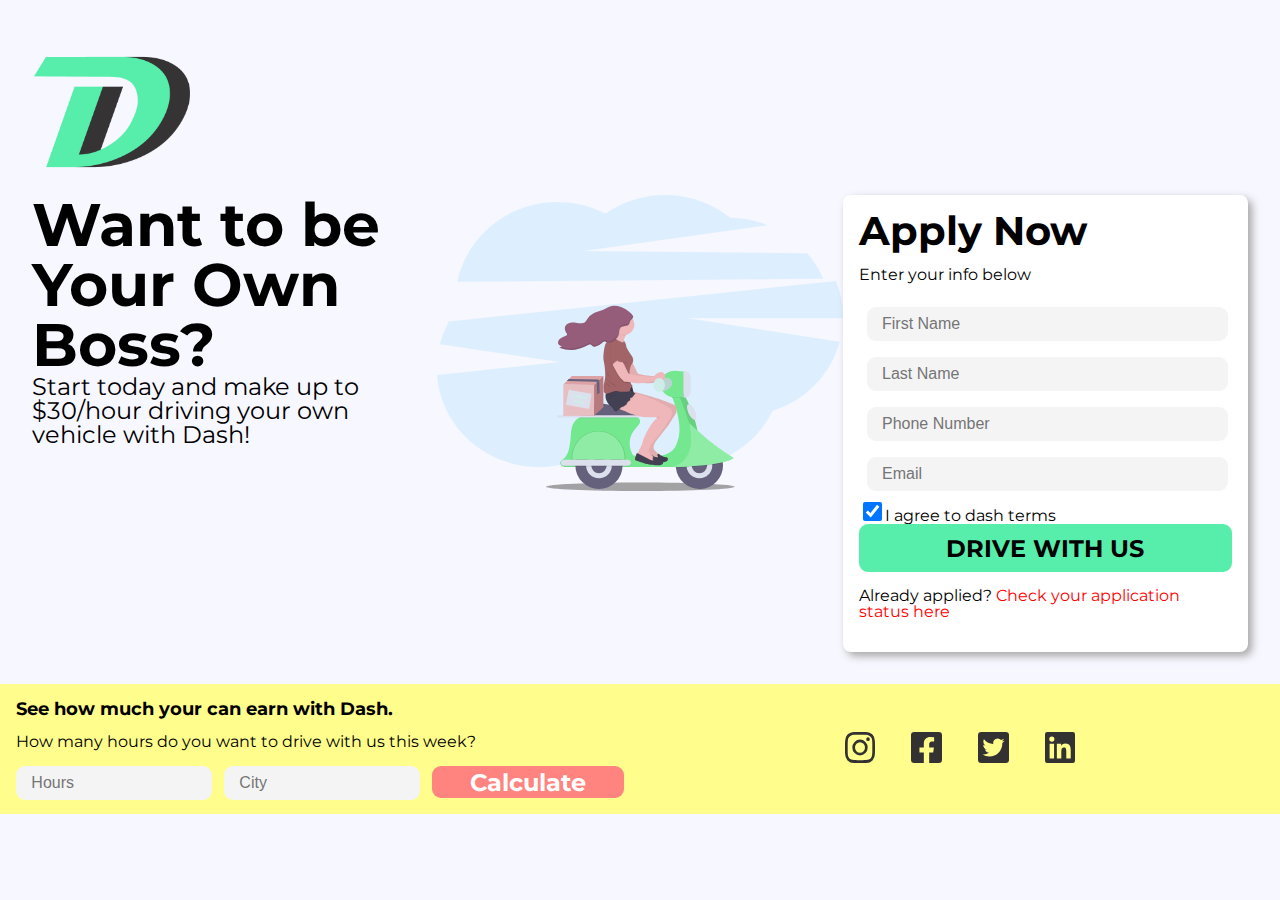
<file: index.html>
<!DOCTYPE html>
<!--Setting language to english-->
<html lang="en">
<head>
    <meta charset="UTF-8">
    <meta name="viewport" content="width=device-width, initial-scale=1.0">
    <meta http-equiv="X-UA-Compatible" content="ie=edge">
    <title>Landing Page</title>
    <link rel="stylesheet" href="style.css">
</head>
<body>
    <div class="main">
        <!--Adding logo to the header-->
        <header class="logo" id="logo">
            <img href="index.html" src="images/logo/logo.png" alt="logo">
        </header>
        <div class="headline">
        <h1>Want to be Your Own Boss?</h1>
        <p class="tagline">
            Start today and make up to $30/hour driving your own vehicle with Dash!
        </p>
        </div>
        <!--Adding background image-->
            <img class="graphic" src="images/bg-image/scooter.svg" alt="scooter">
        <!--Creating sign up form-->
        <form class="sign-up-form">
            <h2>
                Apply Now
            </h2>
            <p>Enter your info below</p>
            <div class="sign-up-form-section">
                <input class="sign-up-form-input" type="text" placeholder="   First Name">
            </div>
            <div class="sign-up-form-section">
                <input class="sign-up-form-input" type="text" placeholder="   Last Name">
            </div>
            <div class="sign-up-form-section">
                <input class="sign-up-form-input" type="phone" placeholder="   Phone Number">
            </div>
            <div class="sign-up-form-section">
                <input class="sign-up-form-input" type="email" placeholder="   Email">
            </div>
            <div>
                <input type="checkbox" name="vehicle" value="Car" checked="unchecked">I agree to dash terms<br>
            </div>
            <button class="drive-with-us" type="submit">DRIVE WITH US</button>
            <p>Already applied? <a href="">Check your application status here</a></p>
        </form>
    </div>
      <footer>
        <div class="bottom" id="bottom">
        <!--Creating calculation form-->
        <form class="calculate-form">
            <h3>
                See how much your can earn with Dash.
            </h3>
            <p>
                How many hours do you want to drive with us this week?
            </p>
            <!--Creating input boxes for the calculation form-->
            <div class="calculate-form-input">
                <input class="calculate-form-input" type="City" placeholder="   City">
                <input class="calculate-form-input" type="hours" placeholder="   Hours">
                <button class="calculate-button" type="CALCULATE">Calculate</button>
            </div>
        </form>
        <!--Creating social media icons with links-->
        <div class="table">
            <div class="social-icons">
                <ul id="social-icon-list">
                    <li><a href="https://instagram.com"><img src="images/icons/instagram.svg" alt="instagram"></li></a>
                    <li><a href="https://facebook.com"><img src="images/icons/facebook.svg" alt="facebook"></li></a>
                    <li><a href="https://twitter.com"><img src="images/icons/twitter.svg" alt="twitter"></li></a>
                    <li><a href="https://linkedin.com"><img src="images/icons/linkedin.svg" alt="linkedin"></li></a>
                </ul>
            </div>
        </div>
    </footer>
</body>
</html>
</file>
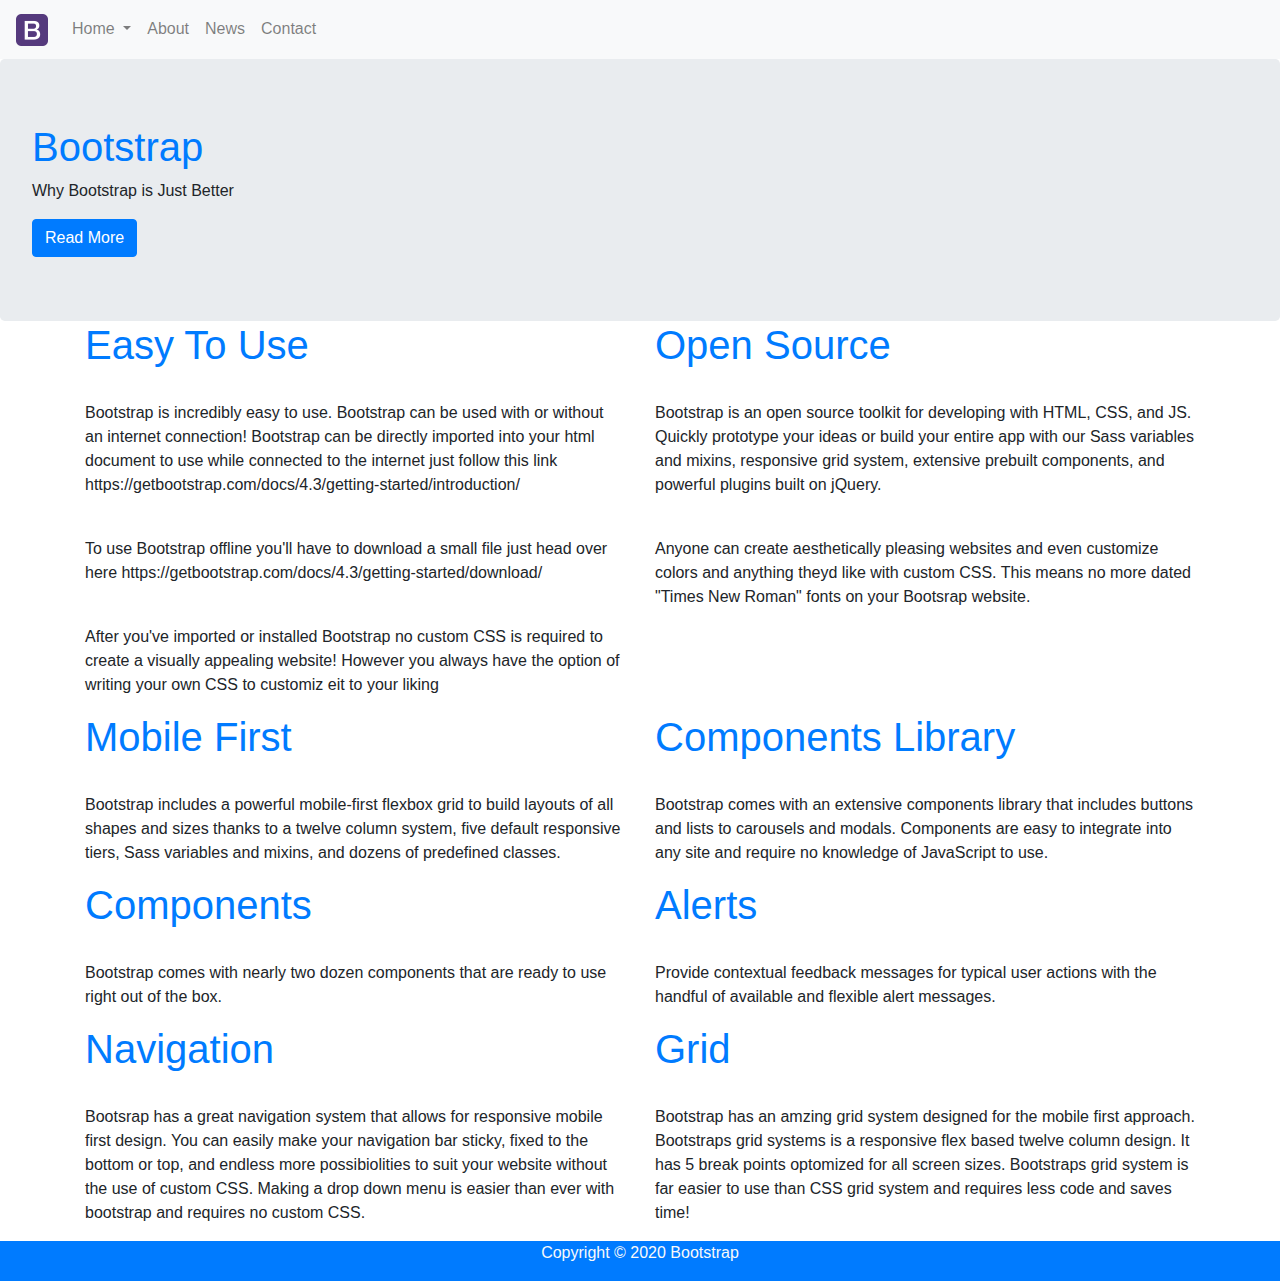
<file: bootstrap-this!-haydenrobertson/index.html>
<!DOCTYPE html>
<html lang="en">
<head>
    <meta charset="UTF-8">
    <meta name="viewport" content="width=device-width, initial-scale=1.0">
    <title>Bootstrap This!</title>
    <!-- Latest compiled and minified CSS -->
    <link rel="stylesheet" href="https://maxcdn.bootstrapcdn.com/bootstrap/4.4.1/css/bootstrap.min.css">

    <!-- jQuery library -->
    <script src="https://ajax.googleapis.com/ajax/libs/jquery/3.4.1/jquery.min.js"></script>

    <!-- Popper JS -->
    <script src="https://cdnjs.cloudflare.com/ajax/libs/popper.js/1.16.0/umd/popper.min.js"></script>

    <!-- Latest compiled JavaScript -->
    <script src="https://maxcdn.bootstrapcdn.com/bootstrap/4.4.1/js/bootstrap.min.js"></script>
</head>
<body>
    <!-- creating a light htemed navigation bar -->
    <nav class="navbar navbar-expand-md navbar-light bg-light sticky-top">
        <!-- creating a dropdown hamburger menu for mobile view https://www.youtube.com/watch?v=L0uNai3XyKQ-->
        <button class="navbar-toggler" data-toggle="collapse" data-target="#collapse_target">
            <span class="navbar-toggler-icon"></span>
        </button>
        <!-- adding logo to navigation bar https://www.youtube.com/watch?v=L0uNai3XyKQ-->
        <a class="navbar-brand"><img src="img/logo.png" style="height: 2rem; width: 2rem;"></a>
        <!-- adding menu items inside dropdown hamburger menu https://www.youtube.com/watch?v=L0uNai3XyKQ -->
        <div class="collapse navbar-collapse" id="collapse_target">
            <ul class="navbar-nav">
                <!-- making list item a drop down menu https://www.youtube.com/watch?v=L0uNai3XyKQ-->
                <li class="nav-item dropdown">
                    <a class="nav-link dropdown-toggle" data-toggle="dropdown" data-target="dropdown_target" href="#">Home
                        <!-- adding dropdown arrow to item https://www.youtube.com/watch?v=L0uNai3XyKQ-->
                        <span class="caret"></span>
                    </a>
                    <!-- adding dropdown items https://www.youtube.com/watch?v=L0uNai3XyKQ-->
                    <div class="dropdown-menu" aria-labelledby="dropdown_target">
                        <a href="#" class="dropdown-item">Bootsrtap</a>
                        <div class="dropdown-divider"></div>
                        <a href="#" class="dropdown-item">Is</a>
                        <div class="dropdown-divider"></div>
                        <a href="#" class="dropdown-item">Awesome</a>
                    </div>
                <!-- adding items to navigation bar -->
                </li>            
                <li class="nav-item">
                    <a class="nav-link" href="#">About</a>
                </li>            
                <li class="nav-item">
                    <a class="nav-link" href="#">News</a>
                </li>            
                <li class="nav-item">
                    <a class="nav-link" href="#">Contact</a>
                </li>
            </ul>
        </div>
    </nav>
    <!-- adding jumbotron to display message -->
    <div class="jumbotron" style="margin-bottom: 0px">
        <!-- adding heading and paragraph -->
        <h1 class="text-primary">Bootstrap</h1>
        <p>Why Bootstrap is Just Better</p>
        <button type="button" class="btn btn-primary">Read More</button>
    </div>
    <!-- creating container for text boxes and grid  -->
    <div class="container">
        <!-- crating wrapper for the columns -->
        <div class="row">
            <!-- creating text box and assigning it within the grid optomized for mobile layout https://www.youtube.com/watch?v=2wy-MnKUbJo -->
            <div class="col-md-6 bg-white">
                <h1 class="text-primary">Easy To Use</h1>
                <br>
                <p>Bootstrap is incredibly easy to use.
                    Bootstrap can be used with or without an internet connection! Bootstrap can be directly imported into your html document to use while connected to the internet just follow this link https://getbootstrap.com/docs/4.3/getting-started/introduction/
                </p>
                <br>
                <p>
                    To use Bootstrap offline you'll have to download a small file just head over here https://getbootstrap.com/docs/4.3/getting-started/download/</p>
                <br>
                <p>After you've imported or installed Bootstrap no custom CSS is required to create a visually appealing website! However you always have the option of writing your own CSS to customiz eit to your liking</p>
            </div>
            <!-- creating text box and assigning it within the grid optomized for mobile layout https://www.youtube.com/watch?v=2wy-MnKUbJo -->
            <div class="col-md-6 bg-white">
                <h1 class="text-primary">Open Source</h1>
                <br>
                <p>Bootstrap is an open source toolkit for developing with HTML, CSS, and JS. Quickly prototype your ideas or build your entire app with our Sass variables and mixins, responsive grid system, extensive prebuilt components, and powerful plugins built on jQuery.</p>
                <br>
                <p>Anyone can create aesthetically pleasing websites and even customize colors and anything theyd like with custom CSS. This means no more dated "Times New Roman" fonts on your Bootsrap website.</p>
            </div>
            <!-- creating text box and assigning it within the grid optomized for mobile layout https://www.youtube.com/watch?v=2wy-MnKUbJo -->
            <div class="col-md-6 bg-white">
                <h1 class="text-primary">Mobile First</h1>
                <br>
                <p>Bootstrap includes a powerful mobile-first flexbox grid to build layouts of all shapes and sizes thanks to a twelve column system, five default responsive tiers, Sass variables and mixins, and dozens of predefined classes. </p>
            </div>
            <!-- creating text box and assigning it within the grid optomized for mobile layout https://www.youtube.com/watch?v=2wy-MnKUbJo -->
            <div class="col-md-6 bg-white">
                <h1 class="text-primary">Components Library</h1>
                <br>
                <p>Bootstrap comes with an extensive components library that includes buttons and lists to carousels and modals. Components are easy to integrate into any site and require no knowledge of JavaScript to use.</p>
            </div>
            <!-- creating text box and assigning it within the grid optomized for mobile layout https://www.youtube.com/watch?v=2wy-MnKUbJo -->
            <div class="col-md-6 bg-white">
                <h1 class="text-primary">Components</h1>
                <br>
                <p>Bootstrap comes with nearly two dozen components that are ready to use right out of the box.</p>
            </div>
            <!-- creating text box and assigning it within the grid optomized for mobile layout https://www.youtube.com/watch?v=2wy-MnKUbJo -->
            <div class="col-md-6 bg-white">
                <h1 class="text-primary">Alerts</h1>
                <br>
                <p>Provide contextual feedback messages for typical user actions with the handful of available and flexible alert messages.</p>
            </div>
            <!-- creating text box and assigning it within the grid optomized for mobile layout https://www.youtube.com/watch?v=2wy-MnKUbJo -->
            <div class="col-md-6 bg-white">
                <h1 class="text-primary">Navigation</h1>
                <br>
                <p>Bootsrap has a great navigation system that allows for responsive mobile first design. You can easily make your navigation bar sticky, fixed to the bottom or top, and endless more possibiolities to suit your website without the use of custom CSS. Making a drop down menu is easier than ever with bootstrap and requires no custom CSS.
                </p>
            </div>
            <!-- creating text box and assigning it within the grid optomized for mobile layout https://www.youtube.com/watch?v=2wy-MnKUbJo -->
            <div class="col-md-6 bg-white">
                <h1 class="text-primary">Grid</h1>
                <br>
                <p>Bootstrap has an amzing grid system designed for the mobile first approach. Bootstraps grid systems is a responsive flex based twelve column design. It has 5 break points optomized for all screen sizes. Bootstraps grid system is far easier to use than CSS grid system and requires less code and saves time! </p>
            </div>
        </div>
    </div>
    <!-- creating footer and giving it a background color-->
    <footer class="bg-primary">
        <!-- creating container for row -->
        <div class="container">
            <!-- creating wrapper for the columns and making and text within align to center-->
            <div class="row text-center">
                <!-- assigning content within the grid -->
                <div class="col-12 text-light">
                    <p>Copyright © 2020 Bootstrap</p>
                </div>
            </div>
        </div>
    </footer>
</body>
</html>
</file>
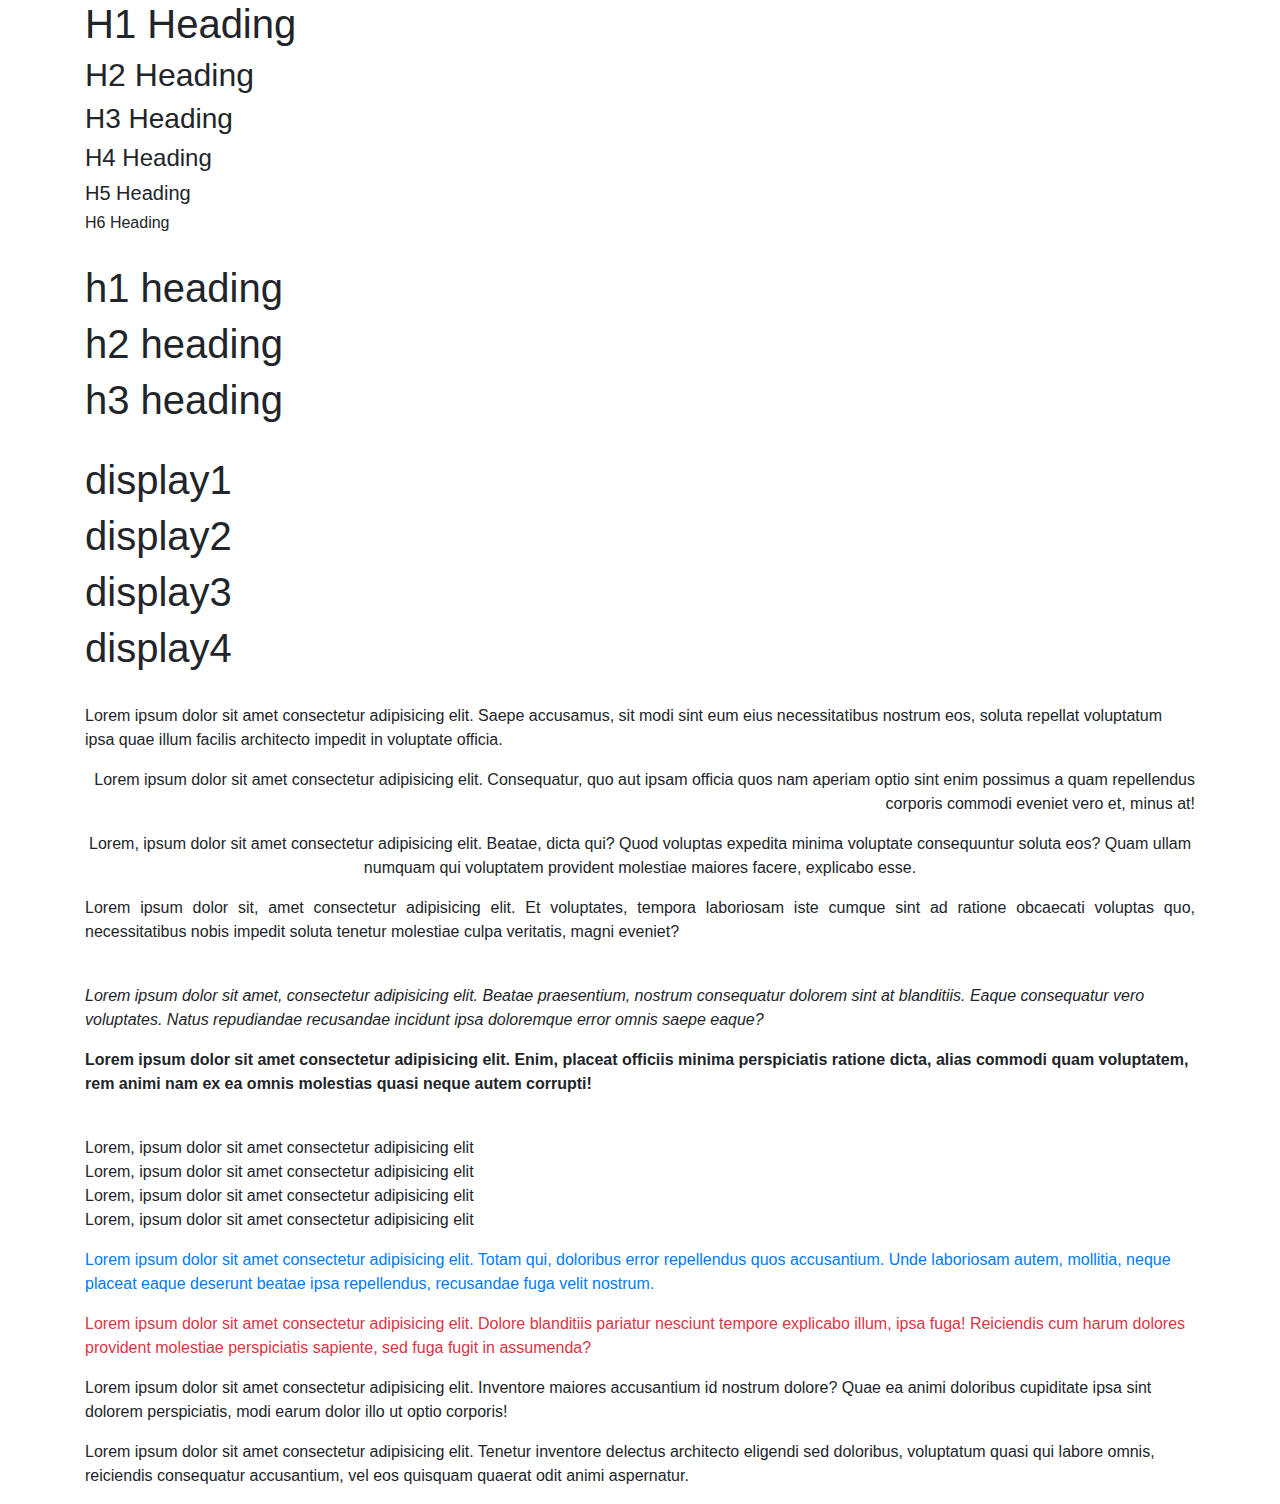
<file: bootstrap/index.html>
<!doctype html>
<html lang="en">
  <head>
    <!-- Required meta tags -->
    <meta charset="utf-8">
    <meta name="viewport" content="width=device-width, initial-scale=1, shrink-to-fit=no">

    <!-- Bootstrap CSS -->
    <link rel="stylesheet" href="https://stackpath.bootstrapcdn.com/bootstrap/4.4.1/css/bootstrap.min.css" integrity="sha384-Vkoo8x4CGsO3+Hhxv8T/Q5PaXtkKtu6ug5TOeNV6gBiFeWPGFN9MuhOf23Q9Ifjh" crossorigin="anonymous">
    <link rel="stylesheet" href="style.css">
    <title>Bootstrap Week 9</title>
  </head>
  <body>
    <!-- All in one container -->
    <div class="container">
        <!-- Headings -->
        <h1>H1 Heading</h1>
        <h2>H2 Heading</h2>
        <h3>H3 Heading</h3>
        <h4>H4 Heading</h4>
        <h5>H5 Heading</h5>
        <h6>H6 Heading</h6>
        <br>
        <p class="h1">h1 heading</p>
        <p class="h1">h2 heading</p>
        <p class="h1">h3 heading</p>
        <!-- display headings -->
        <br>
        <h1 class="display1">display1</h1>
        <h1 class="display2">display2</h1>
        <h1 class="display3">display3</h1>
        <h1 class="display4">display4</h1>
        <br>
        <!-- Text alignnment -->
        <!-- text aling left -->
        <p class="text">Lorem ipsum dolor sit amet consectetur adipisicing elit. Saepe accusamus, sit modi sint eum eius necessitatibus nostrum eos, soluta repellat voluptatum ipsa quae illum facilis architecto impedit in voluptate officia.</p>
        <!-- text align right -->
        <p class="text-right">Lorem ipsum dolor sit amet consectetur adipisicing elit. Consequatur, quo aut ipsam officia quos nam aperiam optio sint enim possimus a quam repellendus corporis commodi eveniet vero et, minus at!</p>
        <!-- text align center -->
        <p class="text-center">Lorem, ipsum dolor sit amet consectetur adipisicing elit. Beatae, dicta qui? Quod voluptas expedita minima voluptate consequuntur soluta eos? Quam ullam numquam qui voluptatem provident molestiae maiores facere, explicabo esse.</p>
        <!-- text justify -->
        <p class="text-justify">Lorem ipsum dolor sit, amet consectetur adipisicing elit. Et voluptates, tempora laboriosam iste cumque sint ad ratione obcaecati voluptas quo, necessitatibus nobis impedit soluta tenetur molestiae culpa veritatis, magni eveniet?</p>
        <br>
        <!-- text tranformation -->
        <p class="font-italic">Lorem ipsum dolor sit amet, consectetur adipisicing elit. Beatae praesentium, nostrum consequatur dolorem sint at blanditiis. Eaque consequatur vero voluptates. Natus repudiandae recusandae incidunt ipsa doloremque error omnis saepe eaque?</p>
        <p class="font-weight-bold">Lorem ipsum dolor sit amet consectetur adipisicing elit. Enim, placeat officiis minima perspiciatis ratione dicta, alias commodi quam voluptatem, rem animi nam ex ea omnis molestias quasi neque autem corrupti!</p>
        <br>
        <ul class="list-inline">
            <li>
                Lorem, ipsum dolor sit amet consectetur adipisicing elit
            </li>
            <li>Lorem, ipsum dolor sit amet consectetur adipisicing elit</li>
            <li>Lorem, ipsum dolor sit amet consectetur adipisicing elit</li>
            <li>Lorem, ipsum dolor sit amet consectetur adipisicing elit</li>
        </ul>
        <!-- bootstrap colors -->   
        <p class="text-primary">Lorem ipsum dolor sit amet consectetur adipisicing elit. Totam qui, doloribus error repellendus quos accusantium. Unde laboriosam autem, mollitia, neque placeat eaque deserunt beatae ipsa repellendus, recusandae fuga velit nostrum.</p>
        <p class="text-danger">Lorem ipsum dolor sit amet consectetur adipisicing elit. Dolore blanditiis pariatur nesciunt tempore explicabo illum, ipsa fuga! Reiciendis cum harum dolores provident molestiae perspiciatis sapiente, sed fuga fugit in assumenda?</p>
        <p class="text-">Lorem ipsum dolor sit amet consectetur adipisicing elit. Inventore maiores accusantium id nostrum dolore? Quae ea animi doloribus cupiditate ipsa sint dolorem perspiciatis, modi earum dolor illo ut optio corporis!</p>
        <p class="text-">Lorem ipsum dolor sit amet consectetur adipisicing elit. Tenetur inventore delectus architecto eligendi sed doloribus, voluptatum quasi qui labore omnis, reiciendis consequatur accusantium, vel eos quisquam quaerat odit animi aspernatur.</p>



        
    </div>

    <!-- Optional JavaScript -->
    <!-- jQuery first, then Popper.js, then Bootstrap JS -->
    <script src="https://code.jquery.com/jquery-3.4.1.slim.min.js" integrity="sha384-J6qa4849blE2+poT4WnyKhv5vZF5SrPo0iEjwBvKU7imGFAV0wwj1yYfoRSJoZ+n" crossorigin="anonymous"></script>
    <script src="https://cdn.jsdelivr.net/npm/popper.js@1.16.0/dist/umd/popper.min.js" integrity="sha384-Q6E9RHvbIyZFJoft+2mJbHaEWldlvI9IOYy5n3zV9zzTtmI3UksdQRVvoxMfooAo" crossorigin="anonymous"></script>
    <script src="https://stackpath.bootstrapcdn.com/bootstrap/4.4.1/js/bootstrap.min.js" integrity="sha384-wfSDF2E50Y2D1uUdj0O3uMBJnjuUD4Ih7YwaYd1iqfktj0Uod8GCExl3Og8ifwB6" crossorigin="anonymous"></script>
  </body>
</html>
</file>
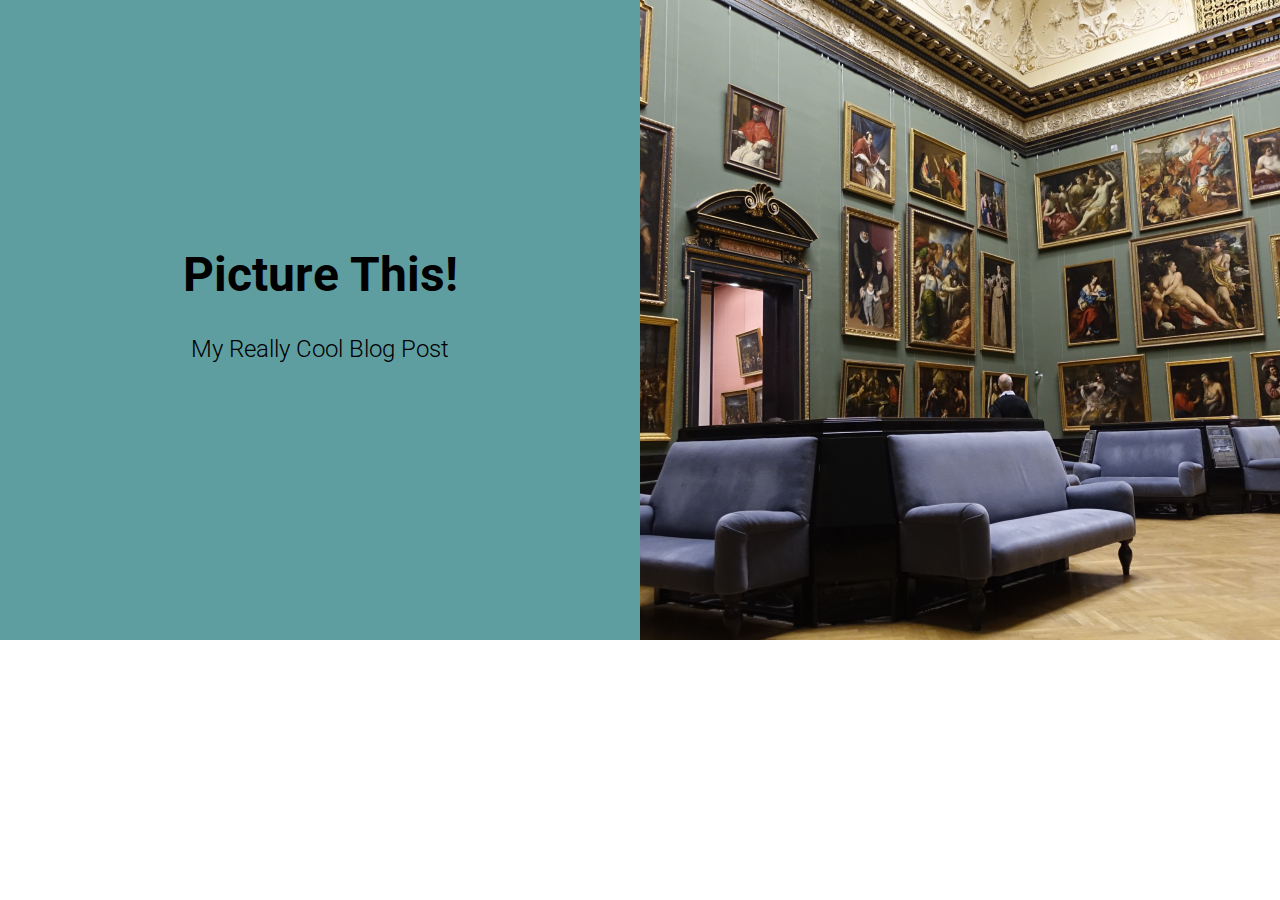
<file: mtm6201-picture-this-master/index.html>
<!DOCTYPE html>
<html lang="en">

<head>
  <meta charset="UTF-8">
  <meta name="viewport" content="width=device-width, initial-scale=1.0">
  <meta http-equiv="X-UA-Compatible" content="ie=edge">
  <title>Picture This!</title>
  <link rel="stylesheet" href="style.css">
</head>

<body>
  <header class="header">
    <div class="title">
      <h1>Picture This!</h1>
      <h4>My Really Cool Blog Post</h4>
    </div>
    <picture>
      <source srcset="img/museum-325_x_183.jpg 325w,
      img/museum-960_x_540.jpg 960w,
      img/museum-1440_x_810.jpg 1440w"
      media="(max-width: 960px)">
      <source srcset="img/museum-960_x_960.jpg 960w,
      img/museum-1280_x_1280.jpg 1280w,
      img/museum-1440_x_1440.jpg 1440w"
      media="(min-width: 960px)">
      <img src="img/museum.jpg" alt="placeholder">
    </picture>
    

  </header>
</body>

</html>
</file>
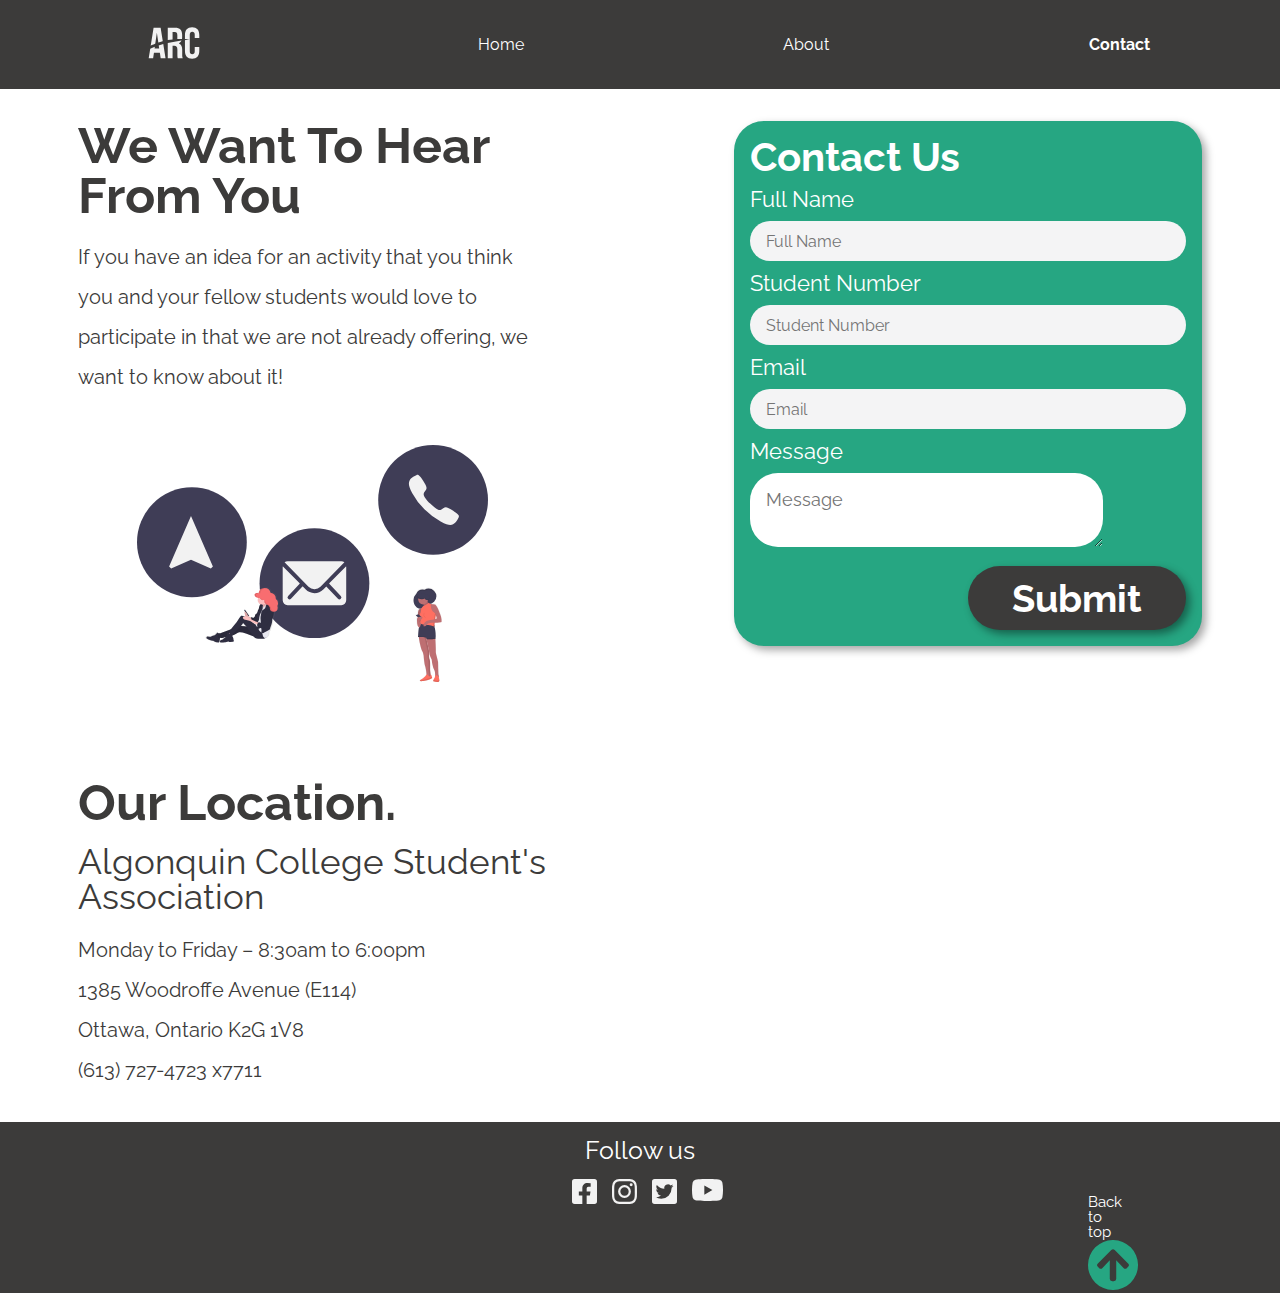
<file: prototype-haydenrobertson/contact.html>
<!DOCTYPE html>
<!-- setting language to english -->
<html lang="en">
<head>
    <meta charset="UTF-8">
    <meta name="viewport" content="width=device-width, initial-scale=1.0">
    <!-- linking css style sheet -->
    <link rel="stylesheet" href="style.css">
    <!-- adding title -->
    <title>Contact</title>
</head>
<body>
    <!-- creating navigation wrapper -->
    <div class="navigation">
        <!-- adding navigation items -->
        <a class="logo" href="index.html"><img src="img/logo.svg" alt="logo"></a>
        <a href="index.html">Home</a>
        <a href="about.html">About</a>
        <a class="active" href="contact.html">Contact</a>
    </div>
    <!-- creating main wrapper -->
    <div class="contact-main">
        <!-- adding heading text -->
        <div class="heading">
            <h1>We Want To Hear From You</h1>
            <br>
            <p>If you have an idea for an activity that you think you and your fellow students would love to participate in that we are not already offering, we want to know about it!</p>
            <br>
            <div class="contactimg">
                <img src="img/contact-img.svg" alt="Contact Image">
            </div>
        </div>
        <!-- creating contact form section -->
        <div class="contact-form-section">
            <!-- creating contact form -->
            <form class="contact-form">
                    <h3>
                        Contact Us
                    </h3>
                    <div class="contact-form-section">
                        <label>Full Name</label>
                        <input class="contact-form-input" type="text" placeholder="Full Name">
                    </div>
                    <div class="contact-form-section">
                        <label>Student Number</label>
                        <input class="contact-form-input" type="text" placeholder="Student Number">
                    </div>
                    <div class="contact-form-section">
                        <label>Email</label>
                        <input class="contact-form-input" type="email" placeholder="Email">
                    </div>
                    <div>
                        <label>Message</label>
                        <br>
                        <textarea id="message" name="message" placeholder="Message" cols="30" style="max-width: 600px;"></textarea>
                    </div>
                    <button class="contact-submit" type="submit">Submit</button>
            </form>
        </div>
        <div class="location-info">
            <h4>Our Location.</h4>
            <br>
            <h5>Algonquin College Student's Association</h5>
            <br>
            <p class="hours">Monday to Friday – 8:30am to 6:00pm
                <br>
                1385 Woodroffe Avenue (E114)
                <br>
                Ottawa, Ontario K2G 1V8
                <br>
                (613) 727-4723 x7711</p>
        </div>
        <!-- creating div for map section -->
        <div class="map">
            <!-- embedding google map -->
            <iframe src="https://www.google.com/maps/embed?pb=!1m14!1m8!1m3!1d11216.156593565902!2d-75.7569228!3d45.348022!3m2!1i1024!2i768!4f13.1!3m3!1m2!1s0x0%3A0xc6cc467725843e2b!2sAlgonquin%20College!5e0!3m2!1sen!2sca!4v1583194595753!5m2!1sen!2sca"></iframe>
        </div>
    </div>
    <!-- creating footer -->
    <footer>
        <!-- adding heading to footer -->
        <h6>Follow us</h6>
        <div class="social-icons">
            <!-- adding social icons to footer -->
            <a class="facebook" href="https://facebook.com"><img src="icons/facebook.svg" alt="facebook"></a>
            <a class="instagram" href="https://instagram.com"><img src="icons/instagram.svg" alt="instagram"></a>
            <a class="facebook" href="https://twitter.com"><img src="icons/twitter.svg" alt="twitter"></a>
            <a class="facebook" href="https://youtube.com"><img src="icons/youtube.svg" alt="youtube"></a>
        </div>
        <!-- adding back to top link -->
        <div class="back-to-top">
            <a href="#top">Back to top<img src="icons/arrow.svg"></a>
        </div>
    </footer>
</body>
</html>
</file>
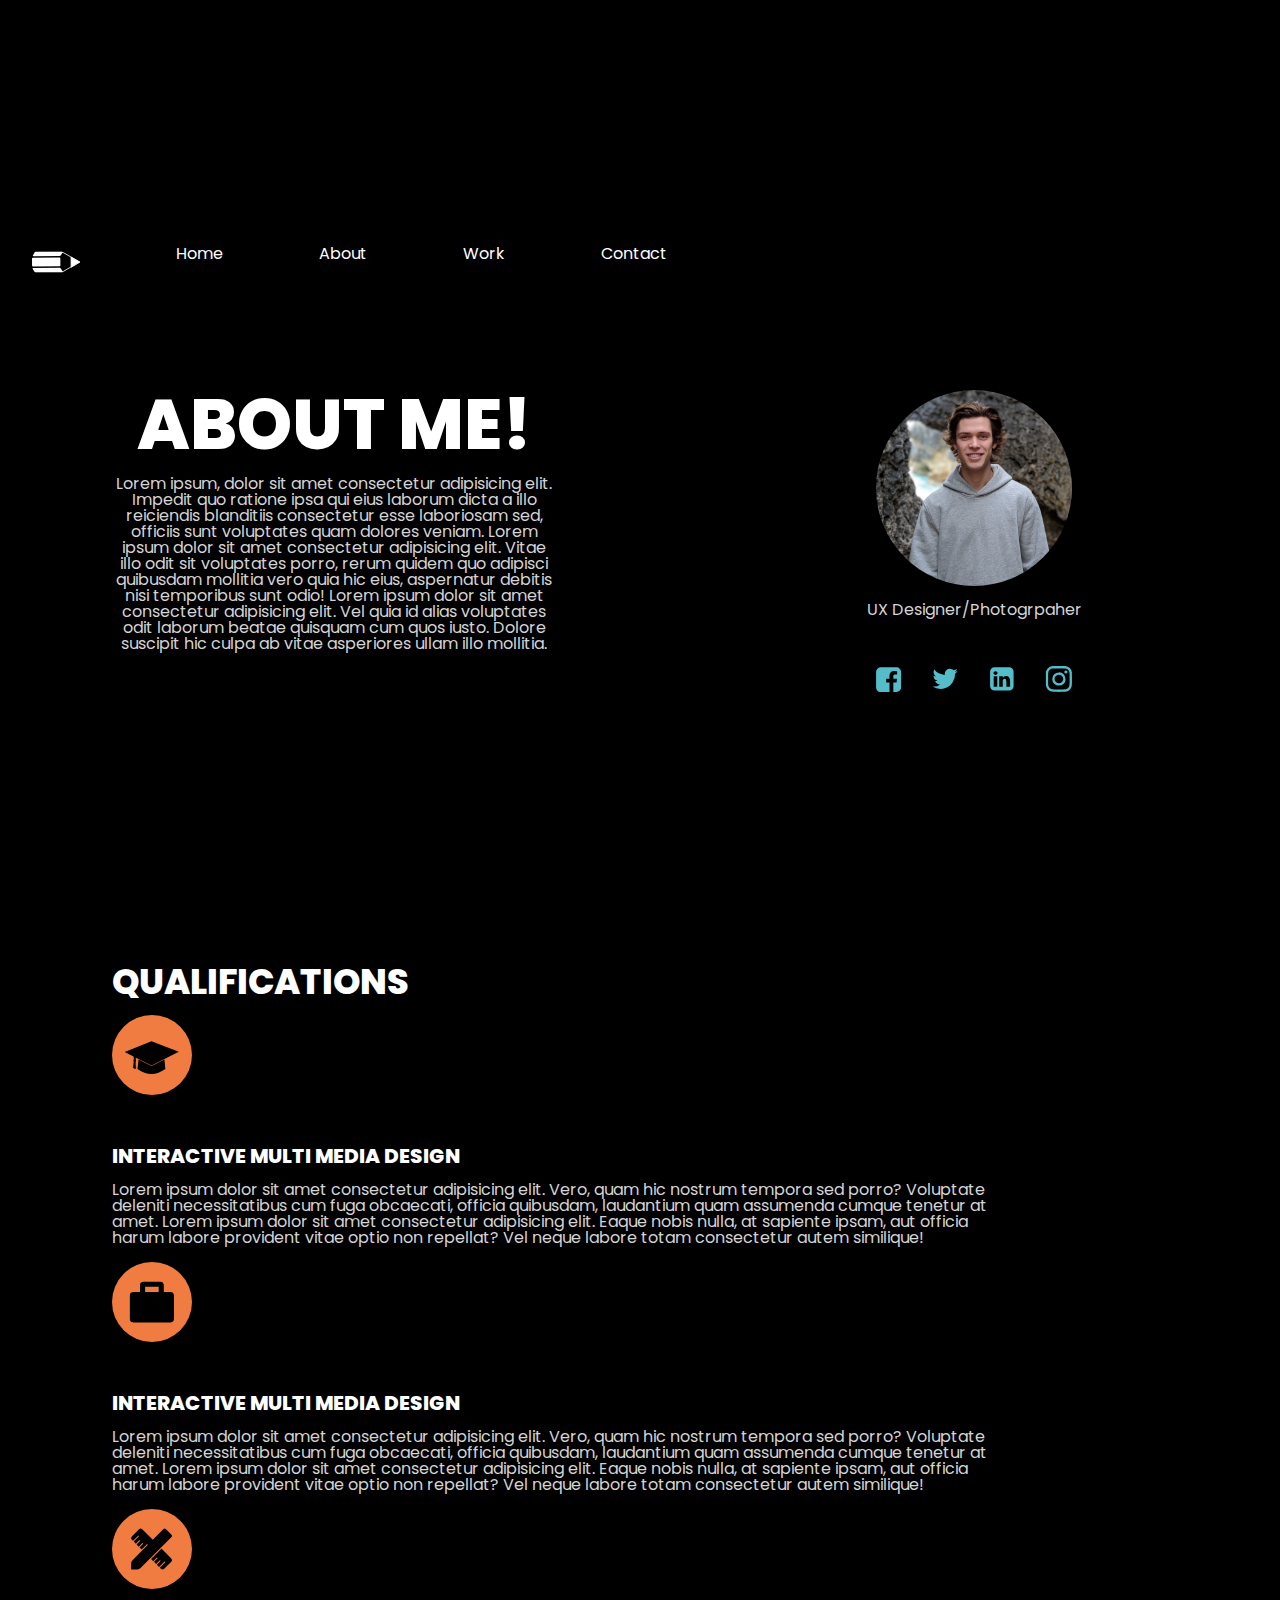
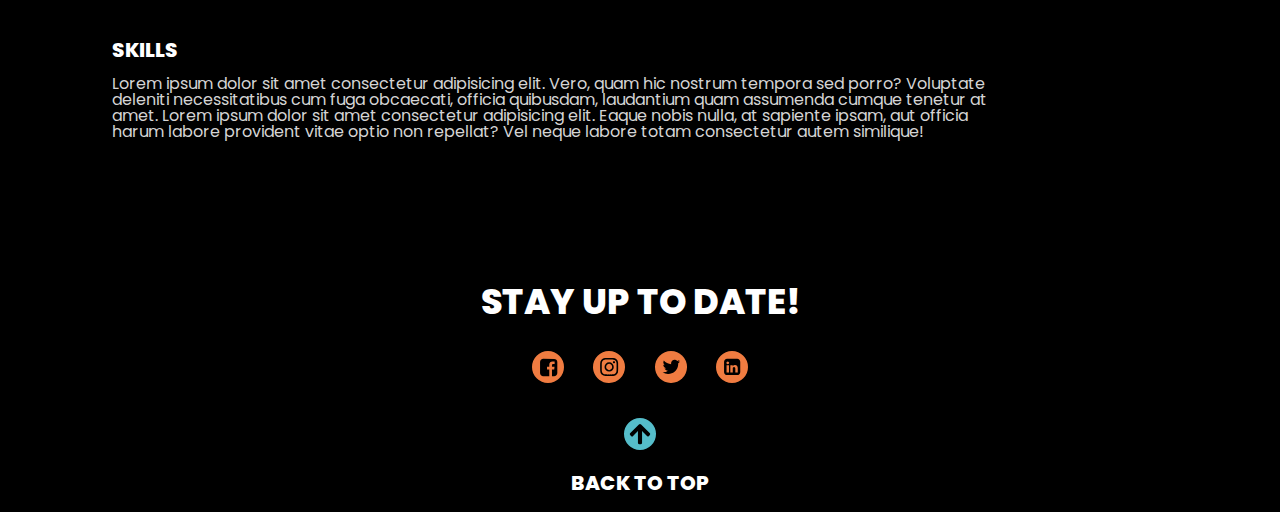
<file: Web Portfolio - Hayden Robertson/about.html>
<!DOCTYPE html>
<!-- setting language to english -->
<html lang="en">
<head>
    <meta charset="UTF-8">
    <meta name="viewport" content="width=device-width, initial-scale=1.0">
    <!-- linking css stylesheet -->
    <link rel="stylesheet" href="styles.css">
    <!-- adding title -->
    <title>Home</title>
</head>
<body>
    <!-- addig link to go back to top -->
    <a name="top"></a>
    <!-- creating mobile navigation -->
    <div class="mobile-navigation">
        <a class="logo" href="index.html"><img src="icons/logo.svg" alt="logo"></a>
        <a class="hamburger-menu" href="mobile-nav.html"><img src="icons/menu.svg" alt="menu"></a>
    </div>
    <!-- creating navigation wrapper -->
    <div class="navigation">
        <!-- inputing navigation elements -->
        <a class="logo" href="index.html"><img src="icons/logo.svg" alt="logo"></a>
        <a href="index.html">Home</a>
        <a class="active" href="about.html">About</a>
        <a href="work.html">Work</a>
        <a href="contact.html">Contact</a>
    </div>
    <div class="main">
        <div class="title-section">
            <h1>ABOUT ME!</h1>
            <br>
            <p>Lorem ipsum, dolor sit amet consectetur adipisicing elit. Impedit quo ratione ipsa qui eius laborum dicta a illo reiciendis blanditiis consectetur esse laboriosam sed, officiis sunt voluptates quam dolores veniam. Lorem ipsum dolor sit amet consectetur adipisicing elit. Vitae illo odit sit voluptates porro, rerum quidem quo adipisci quibusdam mollitia vero quia hic eius, aspernatur debitis nisi temporibus sunt odio! Lorem ipsum dolor sit amet consectetur adipisicing elit. Vel quia id alias voluptates odit laborum beatae quisquam cum quos iusto. Dolore suscipit hic culpa ab vitae asperiores ullam illo mollitia.</p>
        </div>
        <div class="profile-section">
            <picture>
                <source media="(min-width: 1100px)" srcset="img/portrait-desktop.png">
                <img src="img/portrait.png" alt="portrait">
            </picture>
            <div class="caption">
                <h4>Hayden Robertson</h4>
                <p>UX Designer/Photogrpaher</p>
                <img src="icons/socials.svg">
            </div>
        </div>
    </div>
    <div class="qualifications">
        <h2>QUALIFICATIONS</h2>
        <br>
        <div class="icon icon1">
            <img src="icons/school.svg" alt="school icon">
        </div>
        <br>
        <div class="qual-text qual-text1">
            <h3>INTERACTIVE MULTI MEDIA DESIGN</h3>
            <br>
            <p>Lorem ipsum dolor sit amet consectetur adipisicing elit. Vero, quam hic nostrum tempora sed porro? Voluptate deleniti necessitatibus cum fuga obcaecati, officia quibusdam, laudantium quam assumenda cumque tenetur at amet. Lorem ipsum dolor sit amet consectetur adipisicing elit. Eaque nobis nulla, at sapiente ipsam, aut officia harum labore provident vitae optio non repellat? Vel neque labore totam consectetur autem similique!</p>
        </div>
        <br>
        <div class="icon icon2">
            <img src="icons/work.svg" alt="work icon">
        </div>
        <br>
        <div class="WORK EXPERIENCE">
            <h3>INTERACTIVE MULTI MEDIA DESIGN</h3>
            <br>
            <p>Lorem ipsum dolor sit amet consectetur adipisicing elit. Vero, quam hic nostrum tempora sed porro? Voluptate deleniti necessitatibus cum fuga obcaecati, officia quibusdam, laudantium quam assumenda cumque tenetur at amet. Lorem ipsum dolor sit amet consectetur adipisicing elit. Eaque nobis nulla, at sapiente ipsam, aut officia harum labore provident vitae optio non repellat? Vel neque labore totam consectetur autem similique!</p>
        </div>
        <br>
        <div class="icon icon3">
            <img src="icons/skills.svg" alt="skills icon">
        </div>
        <br>
        <div class="qual-text qual-text3">
            <h3>SKILLS</h3>
            <br>
            <p>Lorem ipsum dolor sit amet consectetur adipisicing elit. Vero, quam hic nostrum tempora sed porro? Voluptate deleniti necessitatibus cum fuga obcaecati, officia quibusdam, laudantium quam assumenda cumque tenetur at amet. Lorem ipsum dolor sit amet consectetur adipisicing elit. Eaque nobis nulla, at sapiente ipsam, aut officia harum labore provident vitae optio non repellat? Vel neque labore totam consectetur autem similique!</p>
        </div>
    </div>
    <!-- adding footer -->
    <footer>
        <!-- adding footer heading -->
        <h2>STAY UP TO DATE!</h2>
        <!-- creating wrapper for social icons -->
        <div class="social-icons">
            <!-- inserting social icons -->
            <a class="facebook" href="https://facebook.com"><img src="icons/facebook.svg" alt="facebook"></a>
            <a class="instagram" href="https://instagram.com"><img src="icons/instagram.svg" alt="instagram"></a>
            <a class="twitter" href="https://twitter.com"><img src="icons/twitter.svg" alt="twitter"></a>
            <a class="youtube" href="https://linkedin.com"><img src="icons/linkedin.svg" alt="linkedin"></a>
        </div>
        <!-- adding a back to top link -->
        <div class="back-to-top">
            <a href="#top"><img src="icons/arrow-up.svg"></a>
            <br>
            <h3>BACK TO TOP</h3>
        </div>
    </footer>
</body>
</file>
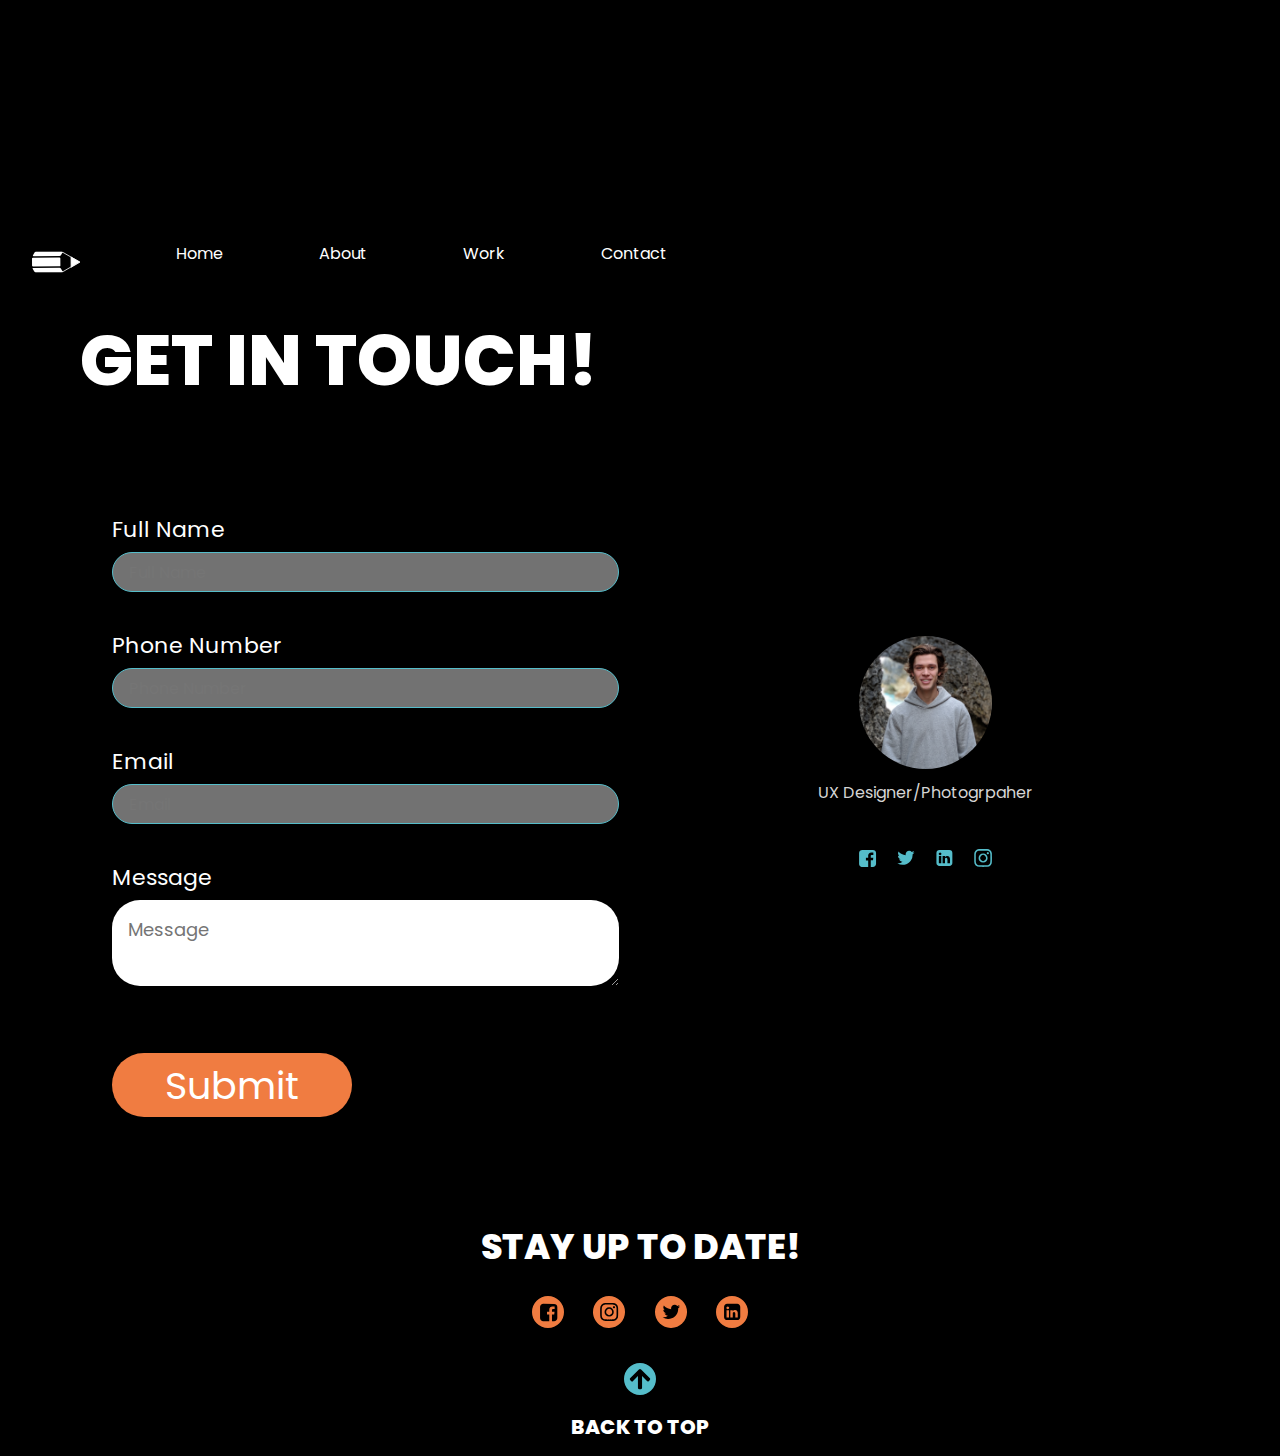
<file: Web Portfolio - Hayden Robertson/contact.html>
<!DOCTYPE html>
<!-- setting language to english -->
<html lang="en">
<head>
    <meta charset="UTF-8">
    <meta name="viewport" content="width=device-width, initial-scale=1.0">
    <!-- linking css stylesheet -->
    <link rel="stylesheet" href="styles.css">
    <!-- adding title -->
    <title>Home</title>
</head>
<body>
    <!-- addig link to go back to top -->
    <a name="top"></a>
    <!-- creating mobile navigation -->
    <div class="mobile-navigation">
        <a class="logo" href="index.html"><img src="icons/logo.svg" alt="logo"></a>
        <a class="hamburger-menu" href="mobile-nav.html"><img src="icons/menu.svg" alt="menu"></a>
    </div>
    <!-- creating navigation wrapper -->
    <div class="navigation">
        <!-- inputing navigation elements -->
        <a class="logo" href="index.html"><img src="icons/logo.svg" alt="logo"></a>
        <a href="index.html">Home</a>
        <a href="about.html">About</a>
        <a href="work.html">Work</a>
        <a class="active" href="contact.html">Contact</a>
    </div>
    <div class="heading">   
        <h1>GET IN TOUCH!</h1>
    </div>
    <div class="contact-me">
        <div class="profile-section">
            <picture>
                <source media="(min-width: 1100px)" srcset="img/portrait-desktop.png">
                <img src="img/portrait.png" alt="portrait">
            </picture>
            <div class="caption">
                <h4>Hayden Robertson</h4>
                <p>UX Designer/Photogrpaher</p>
                <img src="icons/socials.svg">
            </div>
        </div>
        <div class="get-in-touch">
            <div class="contact-form-section">
                <label>Full Name</label>
                <input class="contact-form-input" type="text" placeholder="Full Name">
            </div>
            <div class="contact-form-section">
                <label>Phone Number</label>
                <input class="contact-form-input" type="text" placeholder="Phone Number">
            </div>
            <div class="contact-form-section">
                <label>Email</label>
                <input class="contact-form-input" type="email" placeholder="Email">
            </div>
            <div class="label">
                <label>Message</label>
                <br>
                <textarea id="message" name="message" placeholder="Message" cols="30" style="max-width: 600px;"></textarea>
            </div>
            <button class="contact-submit" type="submit">Submit</button>
        </div>
    </div>
    <!-- adding footer -->
    <footer>
        <!-- adding footer heading -->
        <h2>STAY UP TO DATE!</h2>
        <!-- creating wrapper for social icons -->
        <div class="social-icons">
            <!-- inserting social icons -->
            <a class="facebook" href="https://facebook.com"><img src="icons/facebook.svg" alt="facebook"></a>
            <a class="instagram" href="https://instagram.com"><img src="icons/instagram.svg" alt="instagram"></a>
            <a class="twitter" href="https://twitter.com"><img src="icons/twitter.svg" alt="twitter"></a>
            <a class="youtube" href="https://linkedin.com"><img src="icons/linkedin.svg" alt="linkedin"></a>
        </div>
        <!-- adding a back to top link -->
        <div class="back-to-top">
            <a href="#top"><img src="icons/arrow-up.svg"></a>
            <br>
            <h3>BACK TO TOP</h3>
        </div>
    </footer>
</body>
</file>
<file: bootstrap/style.css>
/*  */
</file>
<file: mtm6201-picture-this-master/style.css>
@import url('https://fonts.googleapis.com/css?family=Roboto:300,700&display=swap');

html,
body {
  margin: 0;
  border: 0;
  font-family: 'Roboto', sans-serif;
}

.header {
  display: grid;
  grid-template-columns: 1fr;
  align-items: center;
  background-color: cadetblue;
}

.title {
  padding: 50px 25px;
  text-align: center;
}

h1 {
  font-size: 3rem;
  margin: 0;
}

h4 {
  font-size: 1.5rem;
  font-weight: 300;
}

img {
  display: block;
  width: 100%;
}

@media (min-width: 960px) {
  .header {
    grid-template-columns: repeat(2, 1fr);
  }
}
</file>
<file: style.css>
/* IMporting google font*/
@import url('https://fonts.googleapis.com/css?family=Montserrat:400,700&display=swap');
/* http://meyerweb.com/eric/tools/css/reset/ 
   v2.0 | 20110126
   License: none (public domain)
*/

html, body, div, span, applet, object, iframe,
h1, h2, h3, h4, h5, h6, p, blockquote, pre,
a, abbr, acronym, address, big, cite, code,
del, dfn, em, img, ins, kbd, q, s, samp,
small, strike, strong, sub, sup, tt, var,
b, u, i, center,
dl, dt, dd, ol, ul, li,
fieldset, form, label, legend,
table, caption, tbody, tfoot, thead, tr, th, td,
article, aside, canvas, details, embed, 
figure, figcaption, footer, header, hgroup, 
menu, nav, output, ruby, section, summary,
time, mark, audio, video {
	margin: 0;
	padding: 0;
	border: 0;
	font-size: 100%;
	font: inherit;
	vertical-align: baseline;
}
/* HTML5 display-role reset for older browsers */
article, aside, details, figcaption, figure, 
footer, header, hgroup, menu, nav, section {
	display: block;
}
body {
	line-height: 1;
}
ol, ul {
	list-style: none;
}
blockquote, q {
	quotes: none;
}
blockquote:before, blockquote:after,
q:before, q:after {
	content: '';
	content: none;
}
table {
	border-collapse: collapse;
	border-spacing: 0;
}
/* Adjusting logo image size*/
.logo img {
	width: 10rem;
	height: 10rem;
}
img.graphic {
	display: block;
	margin: 0 auto;
	max-width: 620.64px;
}
/*Making background color on body white*/
body {
	background-color: #F7F7FF;
	font-family: 'Montserrat', sans-serif;
}
/*Styling text links*/
a {
	color: red;
	text-decoration: none;
}
/* Giving the main section a margin*/
.main {
	margin: 2rem;
}
.headline {
	max-width: 536px;
}
/* Adjusting headings size and making headings bold*/
h1 {
	font-weight: bold;
	font-size: 60px;
}
h2 {
	font-weight: bold;
	font-size: 40px;
}
h3 {
	font-weight: bold;
	font-size: 18px;
}
/* Adjusting paragraph font sizes*/
.headline p {
	font-size: 24px
}
.bottom p {
	font-size: 16px
}
footer p {
	font-size: 16px;
}
/* Styling contact form, adding drop shadow and assigning a width*/
form.sign-up-form {
	padding: 1rem;
    max-width: 500px;
    background-color: white;
    border: 1px;
    border-radius: 8px;
	box-shadow: 4px 4px 8px #a6a6a6;
	margin: auto;
}
.sign-up-form-section {
	padding: 0.5rem;
}
/* Styling input section of the contact form*/
.sign-up-form-input {
	display: block;
	height: 2rem;
	font-size: 1rem;
	width: 100%;
	background-color: #F4F4F5;
	border-radius: 9px;
	border: 1px;
	border-style: hidden;
}
/* Changing color of the placeholder text*/
input[type="text"], input[type="phone"], input[type="email"] {
	color: #9B9B9B;
}
input[type="checkbox"] {
	width: 1.2rem;
	height: 1.2rem;
	style: none;
}
button {
	font-family: 'Montserrat', sans-serif;
}
/* Styling the "drive with us" button*/
button.drive-with-us {
	width: 100%;
	border-style: hidden;
	border-radius: 9px;
	height: 3rem;
	background-color: #57EEAB;
	font-size: 24px;
	font-weight: bold;
}
/*Assigning font size and padding to paragraph text in forms*/
form p {
	font-size: 16px;
	padding-top: 1rem;
	padding-bottom: 1rem;
}
/* Extending margin of footer to fit to edges of the page*/
footer {
	margin: 0;
}
/*Changing footer background color and adding spacing to the top*/
.bottom {
	margin-top: 2rem;
	background-color: #FFFD8C;
}
/* Got help from https://css-tricks.com/centering-list-items-horizontally-slightly-trickier-than-you-might-think/*/
/* Centering social icon chart*/
.social-icons {
	padding-top:5rem;
	padding-bottom: 1rem;
	display: table;
	margin: 0 auto;
}
/* Dsiplaying icons horizantally*/
ul#social-icon-list li {
	display: inline;
}
/* Adding padding to social icons*/
li a {
	padding: 1rem;
}
/* Styling calculation form*/
form.calculate-form {
	padding: 1rem;
    max-width: 608px;
    background-color: #FFFD8C;
    border: 1px;
    border-radius: 8px;
	margin: auto;
}
/* Making calculation input a grid element and adding proper styling*/
.calculate-form-input {
	display: grid;
	grid-template-columns: repeat(3, 1fr);
	grid-template-rows: repeat(2, 1fr);
	grid-gap: 1rem;
	height: 2rem;
	font-size: 1rem;
	border-radius: 9px;
	border: 1px;
	border-style: hidden;
}
/* Aligning the city input in the grid*/
input[type="city"] {
	width: 100%;
	background-color: #F4F4F5;
	grid-column: 2/4;
	grid-row: 1/2;
}
/* Aligning the hours input in the grid*/
input[type="hours"] {
	width: 100%;
	background-color: #F4F4F5;
	grid-column: 1/2;
	grid-row: 1/2;
}
/* Styling the calculate button and aligning it in the grid*/
button.calculate-button {
	color: white;
	width: 100%;
	border-style: hidden;
	border-radius: 9px;
	height: 3rem;
	background-color: #FF8480;
	font-size: 24px;
	font-weight: bold;
	grid-column:1/4;
	grid-row: 2/3;
}
/* Aligning items within the calculation form to better suit tablet viewport*/
@media (min-width: 35rem) {
	/*Arranging inputs and buttons in grid to better suit tablet layout*/
	input[type="city"] {
		width: 100%;
		background-color: #F4F4F5;
		grid-column: 2/3;
		grid-row: 1/2;
	}
	input[type="hours"] {
		width: 100%;
		background-color: #F4F4F5;
		grid-column: 1/2;
		grid-row: 1/2;
	}
	button.calculate-button {
		height: 2rem;
		grid-column: 3/4;
		grid-row: 1/2;
	}
	.social-icons {
		padding-top: 1rem;
	}
}
/*Creating a breakpoint for a layout that better suits desktop view*/
@media (min-width: 65rem) {
	/* Arranging heading, forms, and background image for desktop view*/
	.main {
		display: grid;
		grid-template-columns: repeat(3, 1fr);
		grid-template-rows: 1fr;
	}
	.headline {
		grid-column: 1/2;
		grid-row: 2/3;
	}
	img.graphic {
		grid-column: 2/3;
		grid-row: 2/3;
	}
	.sign-up-form {
		grid-column: 3/4;
		grid-row: 2/3;
	}
	.bottom {
		display: grid;
		grid-template-columns: repeat(2,1fr);
		grid-template-rows: repeat(1,1fr);
	}
	.calculate-form {
		grid-column: 1/2;
	}
	.table {
		grid-column: 2/3;
		padding-top: 2rem;
	}
}
</file>
<file: prototype-haydenrobertson/style.css>
/* importing font from google fonts */
@import url('https://fonts.googleapis.com/css?family=Raleway:300,400,500,600,600i,700&display=swap');
/* http://meyerweb.com/eric/tools/css/reset/ 
   v2.0 | 20110126
   License: none (public domain)
*/

html, body, div, span, applet, object, iframe,
h1, h2, h3, h4, h5, h6, p, blockquote, pre,
a, abbr, acronym, address, big, cite, code,
del, dfn, em, img, ins, kbd, q, s, samp,
small, strike, strong, sub, sup, tt, var,
b, u, i, center,
dl, dt, dd, ol, ul, li,
fieldset, form, label, legend,
table, caption, tbody, tfoot, thead, tr, th, td,
article, aside, canvas, details, embed, 
figure, figcaption, footer, header, hgroup, 
menu, nav, output, ruby, section, summary,
time, mark, audio, video {
	margin: 0;
	padding: 0;
	border: 0;
	font-size: 100%;
	font: inherit;
	vertical-align: baseline;
}
/* HTML5 display-role reset for older browsers */
article, aside, details, figcaption, figure, 
footer, header, hgroup, menu, nav, section {
	display: block;
}
body {
	line-height: 1;
}
ol, ul {
	list-style: none;
}
blockquote, q {
	quotes: none;
}
blockquote:before, blockquote:after,
q:before, q:after {
	content: '';
	content: none;
}
table {
	border-collapse: collapse;
	border-spacing: 0;
}
* {
    box-sizing: border-box;

}
/* aligning navigation bar for mobile */
.navigation {
    display: flex;
    flex-direction: column;
    flex-wrap: wrap;
    background-color: #3C3B3A;
}
/* styling active navigation tab */
.navigation a.active {
    font-family: 'Raleway';
    font-weight: bold;
}
/* styling navigation bar */
.navigation a {
    color: white;
    padding: 1rem;
    font-family: 'Raleway', Regular;
    text-decoration: none;
    margin: auto;
}
/* styling basic paraghs */
p {
    font-size: 20px;
    font-family: 'Raleway';
    color: #3C3B3A;
    line-height: 2;
}
/* assigning width to discover section */
.discover {
    width: 75%;
    margin: auto;
    padding-top: 2rem;
    padding-bottom: 2rem;
}
/* Styling heading */
h23 {
    font-family: 'Raleway';
    font-weight: bold;
    font-size: 40px;
    color: #3C3B3A;
}
/* Styling the get started button */
.get-started {
    margin-top: 1rem;
	width: 100%;
	border-style: hidden;
	border-radius: 38px;
	height: 4rem;
	background-color: #26A682;
	font-size: 38px;
    box-shadow: 4px 4px 8px rgba(0, 0, 0, 0.418);
}
/* assigning width to the discover vector graphic */
.discover-graphic {
    width: 75%;
    margin: auto;
    max-width: 30rem;
}
/* Aligning graphic to fit center and making it a block style element */
.discover-graphic img {
    display: block;
    width: 100%;
}
/* assigning width to the discover image */
.discover-image {
    width: 100%;
    height: 200px;
}
/* making discover image a block element and setting it to crop within its border */
.discover-image img {
    display: block;
    width: 100%;
    height: 200px;
    object-fit: cover;
}
/* making about image a block element and setting it to crop within its border */
.discover-about {
    padding-top: 2rem;
    padding-bottom: 2rem;
    width: 75%;
    margin: auto;
}
/* styling headings */
h9 {
    font-family: 'Raleway';
    font-weight: 600;
    font-size: 25px;
    color: #3C3B3A;
}
/* styling headings */
h14 {
    font-family: 'Raleway';
    font-size: 25px;
    color: #26A682;
}
/* styling learn more button */
.learn-more {
    margin-top: 1rem;
	width: 45%;
	border-style: hidden;
	border-radius: 38px;
	height: 4rem;
	background-color: #26A682;
	font-size: 26px;
    box-shadow: 4px 4px 8px rgba(0, 0, 0, 0.418);
}
/* making the profile picture align to center */
.profile-picture {
    margin: auto;
    width:180px;
    height: 180px;
}
/* Making profile sections background color dark*/
.profile {
    background-color: #3C3B3A;
    width: 100%;
    margin: auto;
    text-align: center;
}
/* Making profile picture round*/
.profile img {
    width:100%;
    height: 100%;
    display: flex;
    border-radius: 50%;
    padding: 1rem;
}
/* Styling paragraph in profile section*/
.profile p {
    color: white;
    margin: 2rem;
}
/*Styling profile heading*/
.profile-heading {
    font-family: 'Raleway';
    font-weight: bold;
    width: 60%;
    color: white;
    font-size: 25px;
}
/* Making the bar image a block element and cropping it within its borders */
.bar-image img {
    display: block;
    padding-bottom: 2rem;
    width: 100%;
    height: 200px;
    object-fit: cover;
}
/* assigning width and padding to the entertainment section */
.discover-entertainment {
    padding-bottom: 2rem;
    width: 75%;
    margin: auto;
}
/* assigning max width to get started button wrapper */
.get-started {
    max-width: 23rem;
    display: block;
    margin: auto;
}
/* adding padding to seperate navigation bar */
.about-top {
    padding-top: 2rem;
    width: 75%;
    margin: auto;
/* styling about page paragraphs */
}
/* styling about page paragraphs */
.about-p, .about-p2 {
    font-size: 20px;
    font-family: 'Raleway';
    font-weight: normal;
}
/* assigning width construction image and making it a block element */
.construction-img img {
    width: 100%;
    display: block;
    padding-top: 2rem;
    padding-bottom: 2rem;
    
}
/* adding background color */
.competitive-bg, .climbing-bg, .who-what-where-bg {
    background-color: #F2F2F2;
}
/* assigning width to about image and services image */
.about-image img, .services img {
    width: 100%;
    height: 200px;
    object-fit: cover;
    position: relative;
}
/* adding background image to services devision */
.services {
    background: url(img/services.jpg);
    width: 100%;
    height: 200px;
    background-size: cover;
    text-align: center;
}
/* assigning width and height to division section */
.services{
    width: 100%;
    height: 200px;
    background-color: rgba(38, 166, 130, 0.45);
    opacity: 0.5;
}
/* aligning text to ceneter and styling font */
h12 {
    text-align: center;
    font-family: 'Raleway';
    font-size: 50px;
    font-weight: bold;
    color: white;
}
/* assingning background image and cropping image within its borders */
.about-image {
    background: url(img/about.jpg);
    width: 100%;
    height: 200px;
    background-size: cover;
    text-align: center;
}
/* adding padding to top of sponsors section */
.sponsors {
    padding-top: 2rem;
    width: 75%;
    margin: auto;
}
/* making sponsor images a block element */
.sponsors img {
    display: block;
    margin: 0 auto;
    padding: 1rem;
}
/* Assigning width to sponsor images */
.sa {
    width: 100%;
}
.ac {
    width: 60%;
}
.pcl {
    width: 70%;
}
.cibc {
    width:70%;
}
/* adding padding to sections */
.who, .where, .what {
    padding-top: 1rem;
    padding-bottom: 1rem;
}
/* assingning width to section */
.who-what-where {
    width: 75%;
    margin: auto;
}
/* assigning font size to paragraphs */
.who-what-where p {
    font-size: 16px;
}
/* assigning background color to keep up division */
.keep-up {
    background-color: #3C3B3A;
    height: 120px;
    text-align: center;
    margin: auto;
}
/* styling headings */
h17 {
    font-size: 32px;
    font-weight: bold;
    font-family: 'Raleway';
    color: white;
    padding-top: 2rem;
}
/* styling subscribe button */
button.subscribe  {
    margin-top: 1rem;
	width: 10rem;
	border-style: hidden;
	border-radius: 38px;
	height: 2.5rem;
	background-color: #26A682;
	font-size: 20px;
    box-shadow: 4px 4px 8px rgba(0, 0, 0, 0.418);
}
/* styling headings */
h9 {
    font-size: 32px;
    font-style: italic;
    font-weight: bold;
}
/* styling headings */
h13 {
    font-size: 32px;
    font-weight: bold;
    font-family: 'Raleway';
}
/* styling headings */
h22 {
    text-align: center;
    font-size: 56px;
    font-weight: bold;
    font-family: 'Raleway';
}
/* assingning width to sections */
.break-body, .competitive, .new-year, .climbing {
    width: 75%;
    margin: auto;
    padding-top: 1rem;
}
/* making vsibibility on mobile view hidden */
.break-body img, .competitive img, .new-year img, .climbing img {
    visibility: hidden;
    height: 0;
    width: 0;
}






























































/* styling headings */
h1, h4 {
    font-size: 50px;
    font-weight: bold;
    font-family: 'Raleway';
    color: #3C3B3A;
}
/* adding background color to header section */
.header {
    background-color: #3C3B3A;
    width: 100%;
}
/*  adding width to section */
.heading, .location-info {
    width: 75%;
    margin: auto;
    padding-top: 2rem;
}
/* adding padding to section */
.location-info {
    padding-bottom: 2rem;
}
/* aligning image to center */
.logo img {
    margin: auto;
    width: 88px;
    height: 54px;
}
/* making contact image a block element */
.contactimg img {
    display: block;
    width: 75%;
    max-width: 723px;
    margin: auto;
    padding-top: 2rem;
    padding-bottom: 2rem;
}

/* Styling contact form, adding drop shadow and assigning a width*/
.contact-form {
	padding: 1rem;
    width: 75%;
    background-color: #26A682;
    border: 1px;
    border-radius: 30px;
	box-shadow: 4px 4px 8px #a6a6a6;
	margin: auto;
}
/* styling heading text */
h3 {
    color: white;
    font-size: 40px;
    font-weight: bold;
    font-family: 'Raleway';
}
/* styling hours section */
.hours{
    font-size: 20px;
    font-family: 'Raleway';
    color: #3C3B3A;
    line-height: 2;
    max-width: 30rem;
}

/* Styling input section of the contact form*/
.contact-form-input {
    margin: 0;
	display: block;
	height: 2.5rem;
	font-size: 16px;
	width: 100%;
	background-color: #F4F4F5;
	border-radius: 28px;
	border: 1px;
	border-style: hidden;
}
/* Changing color of the placeholder text*/
input[type="text"], input[type="phone"], input[type="email"] {
    color: #9B9B9B;
    font-family: 'Raleway', Regular;
    padding-left: 1rem;
}
/* Styling button font  */
button {
    font-family: 'Raleway';
    color: white;
    font-weight: bold;
}
/* Styling the "submit" button*/
button.contact-submit {
    margin-top: 1rem;
	width: 100%;
	border-style: hidden;
	border-radius: 38px;
	height: 4rem;
	background-color: #3C3B3A;
	font-size: 38px;
    font-weight: bold;
    box-shadow: 4px 4px 8px rgba(0, 0, 0, 0.418);
}
/* adding hover animation */
button.contact-submit:hover {
    transform: scale(1.1);
}
/* adding pressed animation */
button.contact-submit:active {
    transform: scale(0.91)
}
/*Assigning font size and padding to paragraph text in forms*/
form p {
	font-size: 16px;
	padding-top: 1rem;
    padding-bottom: 1rem;
}
/* Styling the label text on forms */
label {
    color: white;
    font-family: 'Raleway', Regular;
    font-size: 22px;
    line-height: 2;
}
/* styling text area on forms */
textarea {
    padding: 1rem;
    font-size: 18px;
    font-family: 'Raleway', Regular;
    border-style: hidden;
    border-radius: 28px;
    border-width: 1px;;
}
/* stylinh header text */
h5 {
    font-size: 35px;
    font-family: 'Raleway';
    color: #3C3B3A;
}
/* Assigning width and height to embeded google map  */
iframe {
    width: 100%;
    min-height: 250px;
}
/* Assigning width to the footer and adding background color */
footer {
    width: 100%;
    background-color: #3C3B3A;
}
/* Styling heading and aligning it to center */
h6 {
    text-align: center;
    font-size: 25px;
    font-family: 'Raleway';
    margin: auto;
    color: white;
    padding: 1rem;
}
/* Alligning social icons to center of the page */
.social-icons{
    margin: auto;
    display: flex;
    max-width: 10rem;
    flex-direction: row;
}
/* assigning width and height to social icons */
.social-icons a {
    width: 1rem;
    height: 1rem;
    margin: auto;
}
/* styling back to top link */
.back-to-top a{
    text-align: center;
    color: white;
    text-decoration: none;
    font-family: 'Raleway';
    font-size: 15px;
    display: block;
    text-align: center;
    width: 7rem;
    padding-left: 85%;
}
/* adding animation to back to top link */
.back-to-top img {
    -webkit-animation: heartbeat 1.5s ease-in-out infinite both;
	        animation: heartbeat 1.5s ease-in-out infinite both;
}
/* Adding breakpoint for tablet view */
@media(min-width: 745px) {
    /* styling learn more button and aligning it to right */
    .learn-more {
        display: block;
        margin-left: 60%;
    }
    /* making submit button a block element and aligning it to right */
    button.contact-submit {
        display: block;
        width: 30%;
        margin-left: 70%;
    }
    /* making navigation alin horizantally */
    .navigation {
        flex-direction: row;
    }
    /* making images on the about page visible */
    .break-body img, .competitive img, .new-year img, .climbing img {
        visibility: visible;
        height: 375px;
        width: 218px;
        object-fit: cover;
    }
    /* aligning text box to the right of image */
    .about-text {
        padding-top: 0;
        padding-left: 2rem;
        display: inline-block;
        width:70%;
    }
    /* aligning text box to left of image */
    .about-text-1 {
        padding-top: 0;
        padding-right: 2rem;
        display: inline-block;
        width:70%;
    }
}
/* adding breakpoint for desktop layout */
@media(min-width: 1100px) {
    /* making page a grid layout */
    .main {
        display: grid;
        grid-template-columns: repeat(2, 1fr);
        grid-template-rows: repeat(4, 1fr);
    }
    /* aligning discover section to grid */
    .discover {
        grid-column: 1/2;
        grid-row: 1/2;
    }
    .discover-graphic {
        grid-column: 2/3;
        grid-row: 1/2;
    }
    .discover-image img {
        padding: 2rem;
        width: 813px;
        height: 337px;
    }
    .bar-image img {
        padding: 2rem;
        width: 813px;
        height: 337px;
    }
    .profile {
        grid-column: 1/3;
        grid-row: 3/4;
    }
    /* resizing submit button to better suit desktop layout */
    button.contact-submit {
        display: block;
        width: 50%;
        margin-left: 50%;
    }
    /* removing padding and margin to the heading */
    .heading {
        margin-top: 0;
        padding-top: 0;
    }
    /* adding padding to top of contact page section and making it a grid layout */
    .contact-main {
        padding-top: 2rem;
        grid-gap: 2rem;
        display: grid;
		grid-template-columns: repeat(2, 1fr);
		grid-template-rows: 2fr;
    }
    .heading {
        grid-column:1/2;
        grid-row: 1/2;
    }
    .contact-form-section {
        grid-column: 2/3;
        grid-row:1/2;
    }
    .location-info {
        grid-column: 1/2;
        grid-row: 2/3;
    }
    /* styling google map for desktop view */
    .map {
        width: 75%;
        margin: auto;
        grid-column: 2/3;
        grid-row: 2/3;
    }
    /* resizing map */
    iframe {
        margin: auto;
        width: 100%;
    }
    /* making top of about page a grid element to better suit desktop viewport */
    .about-top {
        display: grid;
        grid-template-columns: repeat(2, 1fr);
    }
    /* aligning items within grid */
    .text-box {
        grid-column: 1/2;
    }
    .construction-img {
        grid-column: 2/3;
    }
    /* making section grid element */
    .who-what-where {
        display: grid;
        grid-template-columns: repeat(3, 1fr);
        grid-gap: 1rem;
    }
    /* aligning items within grid */
    .who {
        grid-column: 1/2;
    }
    .what {
        grid-column: 2/3;
    }
    .where {
        grid-column: 3/4;
    }
    /* resizing sponsors section */
    .sponsors {
        width: 100%;
        margin: auto;
    }
    /* algning sponsor header align to center */
    .sponsors-text {
        text-align: center;
        width: 75%;
        margin: auto;
    }
    /* making sponsor images align horizantaly */
    .sponsors-images {
        padding-top: 2rem;
        padding-bottom: 2rem;
        display: flex;
        flex-direction: row;
    }
    /* assigning height and width to images */
    .sa {
        height: 100px;
        width: 250px;
    }
    .ac {
        height: 150px;
        width: 170px;
    } 
    .pcl {
        height: 150px;
        width: 200px;
    } 
    .cibc {
        width: 150px;
        height: 160px;
    }
    /* resizing images for desktop view */
    .break-body img, .competitive img, .new-year img, .climbing img {
        width: 405px;
        height: 200px;
    }
    /* resizing width for desktop view */
    .about-text, .about-text-1 {
        width: 50%;
    }
}

/* ----------------------------------------------
 * Generated by Animista on 2020-3-13 15:8:44
 * Licensed under FreeBSD License.
 * See http://animista.net/license for more info. 
 * w: http://animista.net, t: @cssanimista
 * ---------------------------------------------- */

/**
 * ----------------------------------------
 * animation heartbeat
 * ----------------------------------------
 */
 @-webkit-keyframes heartbeat {
    from {
      -webkit-transform: scale(1);
              transform: scale(1);
      -webkit-transform-origin: center center;
              transform-origin: center center;
      -webkit-animation-timing-function: ease-out;
              animation-timing-function: ease-out;
    }
    10% {
      -webkit-transform: scale(0.91);
              transform: scale(0.91);
      -webkit-animation-timing-function: ease-in;
              animation-timing-function: ease-in;
    }
    17% {
      -webkit-transform: scale(0.98);
              transform: scale(0.98);
      -webkit-animation-timing-function: ease-out;
              animation-timing-function: ease-out;
    }
    33% {
      -webkit-transform: scale(0.87);
              transform: scale(0.87);
      -webkit-animation-timing-function: ease-in;
              animation-timing-function: ease-in;
    }
    45% {
      -webkit-transform: scale(1);
              transform: scale(1);
      -webkit-animation-timing-function: ease-out;
              animation-timing-function: ease-out;
    }
  }
</file>
<file: Web Portfolio - Hayden Robertson/styles.css>
/* importing google font */
@import url('https://fonts.googleapis.com/css2?family=Poppins:wght@400;800&display=swap');
/* http://meyerweb.com/eric/tools/css/reset/ 
   v2.0 | 20110126
   License: none (public domain)
*/
html, body, div, span, applet, object, iframe,
h1, h2, h3, h4, h5, h6, p, blockquote, pre,
a, abbr, acronym, address, big, cite, code,
del, dfn, em, img, ins, kbd, q, s, samp,
small, strike, strong, sub, sup, tt, var,
b, u, i, center,
dl, dt, dd, ol, ul, li,
fieldset, form, label, legend,
table, caption, tbody, tfoot, thead, tr, th, td,
article, aside, canvas, details, embed, 
figure, figcaption, footer, header, hgroup, 
menu, nav, output, ruby, section, summary,
time, mark, audio, video {
	margin: 0;
	padding: 0;
	border: 0;
	font-size: 100%;
	font: inherit;
	vertical-align: baseline;
}
/* HTML5 display-role reset for older browsers */
article, aside, details, figcaption, figure, 
footer, header, hgroup, menu, nav, section {
	display: block;
}
body {
	line-height: 1;
}
ol, ul {
	list-style: none;
}
blockquote, q {
	quotes: none;
}
blockquote:before, blockquote:after,
q:before, q:after {
	content: '';
	content: none;
}
table {
	border-collapse: collapse;
	border-spacing: 0;
}
* {
    box-sizing: border-box;
}
.call-to-action-bg {
    background-image: url("img/call-to-action-bg.jpg");
    background-size: cover;
}
/* styling h1 headers */
h1 {
    font-family: 'Poppins', sans-serif;
    font-weight: 800;
    color: white;
    font-size: 60px;
}
/* styling h2 headers */
h2 {
    font-family: 'Poppins', sans-serif;
    font-weight: 800;
    color: white;
    font-size: 35px;
}
/* styling h3 headers */
h3 {
    font-family: 'Poppins', sans-serif;
    font-weight: 800;
    color: white;
    font-size: 20px;
}
/* styling default paragraphs */
p {
    font-family: 'Poppins', sans-serif;
    font-weight: 400;
    color: rgb(212, 212, 212);
}
/* making tablet and desktop navigation hidden for mobile view */
.navigation {
    visibility: hidden;
    height: 0;
    width: 0;
}
/* changing background color to black */
body {
    background-color: black;
}
/* styling all buttons */
button {
    width: 15rem;
    border-style: hidden;
    border-radius: 38px;
    height: 2.5rem;
    background-color: #F07C41;
    font-size: 15px;
    color: white;
    font-family: 'Poppins', sans-serif;
}
/* styling button hover */
.button:hover {
    cursor: pointer;
}
/* styling mobile navigation */
.mobile-navigation {
    display: block;
}
/* resisizing navigation items */
.hamburger-menu img {
    height: 2rem;
    width: 2rem;
}
/* resizing logo */
.logo img {
    height: 2rem;
    width: 3rem;
}
/* aligning logo to left and adding padding */
.mobile-navigation .logo{
    float: left;
    padding: 2rem;
}
/* aligning menu to the right */
.hamburger-menu {
    float: right;
    padding: 2rem;
}
/* resizing arrow buttons */
a img {
    height: 2rem;
    width: 2rem;
}
/* styling call to action section, adding padding to bottom and aligning text to center */
.call-to-action { 
    clear: both;
    margin: 2rem;
    text-align: center;
    padding-bottom: 3rem;
    padding-top: 3rem;
}
/* aligning video play button to center */
.video-link{
    width: 100%;
    display: flex;
    justify-content: center;
}
/* styling video button */
.video-link button {
    background-color: #575757;
}
/* resizing video frame */
iframe {
    width: 100%;
    height: 16rem;
}
/* aligning portfolio button to center */
.portfolio-link{
    padding-top: 3rem;
    width: 100%;
    display: flex;
    justify-content: center;
}
/* styling portfolio section */
.portfolio-section {
    text-align: center;
    margin: 2rem;
}
/* styling video section addding margin and aligning text to the center*/
.video-portfolio {
    margin: 2rem;
    text-align: center;
    justify-content: center;
}
/* aligning text and items to center */
footer {
    text-align: center;
    justify-content: center;
}
/* adding padding to social icons container */
.social-icons {
    padding: 2rem;
}
/* adding padding to social icons */
.social-icons a {
    padding: .8rem;
}
/* adding padding to bottom heading */
.back-to-top h3 {
    padding: 1.2rem;
}
/* clearing the float form logo and menu */
.mobile-menu {
    clear: both;
}
/* making links in navigation block style elelments, adding padding and styling text */
.mobile-menu a {
    display: block;
    text-decoration: none;
    font-family:'Poppins', sans-serif;
    color: white;
    padding: 3rem;
    font-weight: 800;
    font-size: 50px;
}
/* adding color change to active link */
.mobile-menu a:active {
    color: #55BDCA;
}
/* assigning height and wiidth to mobile back button */
.back {
    height: 3rem;
    width: 3rem;
}
/* making photography section block style elements */
.photography img {
    display: block;
    width: 100%;
}
/* adding padding to top and bottom of text sections */
.text {
    padding-top: 2rem;
    padding-bottom: 2rem;
}
/* addijng padding to top of photo */
.photo1 {
    padding-top: 2rem;
}
/* adding maregin and padding to title section and applying clearfix*/
.title-section {
    text-align: center;
    clear: both;
    padding-top: 3rem;
    margin: 2rem;
}
/* adding [adding and margin to profile section */
.profile-section {
    padding-top: 3rem;
    text-align: center;
    margin: 2rem;
}
/* making profile picture circular */
.profile-section img {
    display: block;
    width: 100%;;
    border-radius: 50%;
}
/* resizing the social icons */
.caption img {
    padding: 3rem;
    border-radius: 0;
}
/* adding padding to qualifications sections as well as aligning text to center */
.qualifications {
    padding-bottom: 2rem;
    margin: 2rem;
    text-align: center;
}
/* adding padding to the qualifications images */
.qualifications img {
    padding: 1rem;
    width: 8rem;
}
/* assigning width to main section */
.main {
    width: 100%;
}
/* adding margin, padding and aligning text to center */
.videography {
    padding-top: 5rem;
    text-align: center;
    margin: 2rem;
}
/* adding margin, padding and aligning text to center */
.graphic-design{
    text-align: center;
    margin: 2rem;
    padding-top: 3rem;
}
/* adding margin, padding and aligning text to center */
.web-design {
    text-align: center;
    margin: 2rem;
    padding-top: 3rem;
    padding-bottom: 3rem;
}
.heading {
    clear: both;
    padding-top: 3rem;
    margin: 2rem;
    text-align: center;
}
/* adding margin to contact forn section */
.contact-form-section {
    margin: 2rem;
}
/* adding padding to contact form */
.contact-form {
	padding: 1rem;
    width: 75%;
    border: 1px;
    border-radius: 30px;
	margin: auto;
}
/* Styling input section of the contact form*/
.contact-form-input {
    margin: 0;
	display: block;
	height: 2.5rem;
	font-size: 16px;
	width: 100%;
	background-color: rgb(114, 114, 114);
	border-radius: 28px;
	border: 1px solid #55BDCA;
}
/* Changing color of the placeholder text*/
input[type="text"], input[type="phone"], input[type="email"] {
    color: #ffffff;
    font-family: 'Poppins', Regular;
    padding-left: 1rem;
}
/* Styling the "submit" button*/
button.contact-submit {
    font-family: 'Poppins', Regular;
    margin: 2rem;
	border-style: hidden;
	border-radius: 38px;
	height: 4rem;
	font-size: 38px;
}
button.contact-submit:hover {
    transform: scale(1.1);
}
/* Styling the label text on forms */
label {
    color: white;
    font-family: 'Poppins', Regular;
    font-size: 22px;
    line-height: 2;
}
/* styling text area on forms */
textarea {
    padding: 1rem;
    font-size: 18px;
    font-family: 'Poppins', Regular;
    border-style: hidden;
    border-radius: 28px;
    border-width: 1px;;
    color: white;
}
.label {
    margin: 2rem;
}
@media (min-width: 810px) {
    /* making the mobile navigation invisible for tablet viewport */
    .mobile-navigation {
        visibility: hidden;
        width: 0;
        height: 0;
    }
    /* making navigation flex, aligning thewmin row */
    .navigation {
        display: flex;
        flex-direction: row;
        visibility: visible;
        margin-top: 0;
        margin: 2rem;
        float: none;
    }
    /* adding padfding to navigation links and styling color, font and text size */
    .navigation a {
        text-decoration: none;
        font-family:'Poppins', sans-serif;
        color: white;
        padding: 3rem;
        font-weight: 400;
        font-size: 1rem;
    }
    /* taking padding off left side of logo */
    a.logo {
        padding-left: 0;
    }
    /* chngning hover color */
    .navigation a:hover {
        color: #55BDCA;
    }
    /* making activer tab underlined */
    .active {
        text-decoration: underline;
    }
    /* reducing margin in call to action section */
    .call-to-action {
        margin-top: 0;
    }
    /* aligning text to left */
    .call-to-action {
        text-align: left;
        margin: 7.5rem;
    }
    .video-link {
        width: 85%;
        margin-right: 7rem;
        justify-content: flex-end;
    }
    /* aligning down button, adding margin */
    .portfolio-link {
        margin-left: 7rem;
        justify-content: flex-start;
        width: 85%;
    }
    /* making text align to left in portfolio section */
    .portfolio-section {
        width: 75%;
        text-align: left;
        margin: 7rem;
    }
    /* aligning video section text to left */
    .video-portfolio {
        text-align: left;
        margin: 7rem;
    }
    .photo1 img {
        height: 500px;
        width: auto;
    }
    .photo2 img {
        height: 400px;
        width: auto;
    }
    .photo3 img {
        height: 400px;
        width: auto;
    }
    .photo4 img {
        height: 500px;
        width: auto;
    }
    /* making the top section a grid element */
    .main {
        display: grid;
        grid-template-rows: repeat(1, 1fr);
        grid-template-columns: 2;
    }
    /* aligning title section in grid */
    .title-section {
        margin: 4rem;
        grid-column: 1/2;
        grid-row: 1/2;
    }
    /* aligning profiel section in grid */
    .profile-section {
        margin: 4rem;
        grid-column: 2/3;
        grid-row: 1/2;
    }
    /* adding margin to qualificatrion section */
    .qualifications {
        margin: 4rem;;
        text-align: left;
        width: 75%;
    }
    /* resizing qualifications icons */
    .qualifications img {
        padding: 0;
        width: 5rem;
    }
    /* adding margin, padding and aligning text to left */
    .videography {
        padding-top: 5rem;
        text-align: left;
        margin: 7rem;
    }
    /* adding margin, padding and aligning text to left */
    .graphic-design{
        padding-top: 5rem;
        text-align: left;
        margin: 7rem;
    }
    /* adding margin, padding and aligning text to left */
    .web-design {
        padding-top: 3rem;
        text-align: left;
        margin: 7rem;
        padding-bottom: 3rem;
    }
    .heading {
        margin: 5rem;
        text-align: left;
    }
    /* making contact page a grid layout */
    .contact-me {
        margin: 5rem;
        display: grid;
        grid-template-columns: repeat(2, 1fr);
        grid-template-rows: repeat(1, 1fr);
    }
} 
@media (min-width: 1200px) {
    /* changing call to action background image */
    .call-to-action-bg {
        background-image: url("img/call-to-action-bg-2.jpg");
    }
    /* creating grid for photograhy section */
    .photography {
        padding-top: 4rem;
        display: grid;
        grid-template-columns: repeat(2, 1fr);
        grid-template-rows: repeat(4, 1fr);
        grid-gap: 2rem;
    }
    /* removing padding from photo */
    .photo1 {
        padding-top: 0;
    }
    /* removing padding from text section */
    .text {
        padding-top: 0;
    }
    /* aligning photo within grid */
    .photo2 {
        grid-row: 2/3;
        grid-column: 2/3;
    }
    /* aligning 4th image in grid */
    .photo4 {
        grid-row: 4/5;
        grid-column: 2/3;
    }
    /* changing size of video player */
    iframe {
        height: 700px;
        display: block;
        width: 100%;
    }
    /* changing dont size for h1 headings */
    h1 {
        font-size: 70px;
    }
    /* aligning title section in grid */
    .title-section {
        margin: 7rem;
        grid-column: 1/2;
        grid-row: 1/2;
    }
    /* aligning profiel section in grid */
    .profile-section {
        margin: 7rem;
    }
    .profile-section img {
        padding-left: 6rem;
        padding-right: 6rem;
    }
    /* adding margin to qualificatrion section */
    .qualifications {
        padding-top: 0;
        width: 70%;
        margin: 7rem;
    }
    .qualifications h3 {
        padding-top: 2rem;
    }
        /* adding margin, padding and aligning text to left */
    .videography, .graphic-design, .web-design {
        max-width: 70%;
}
</file>
